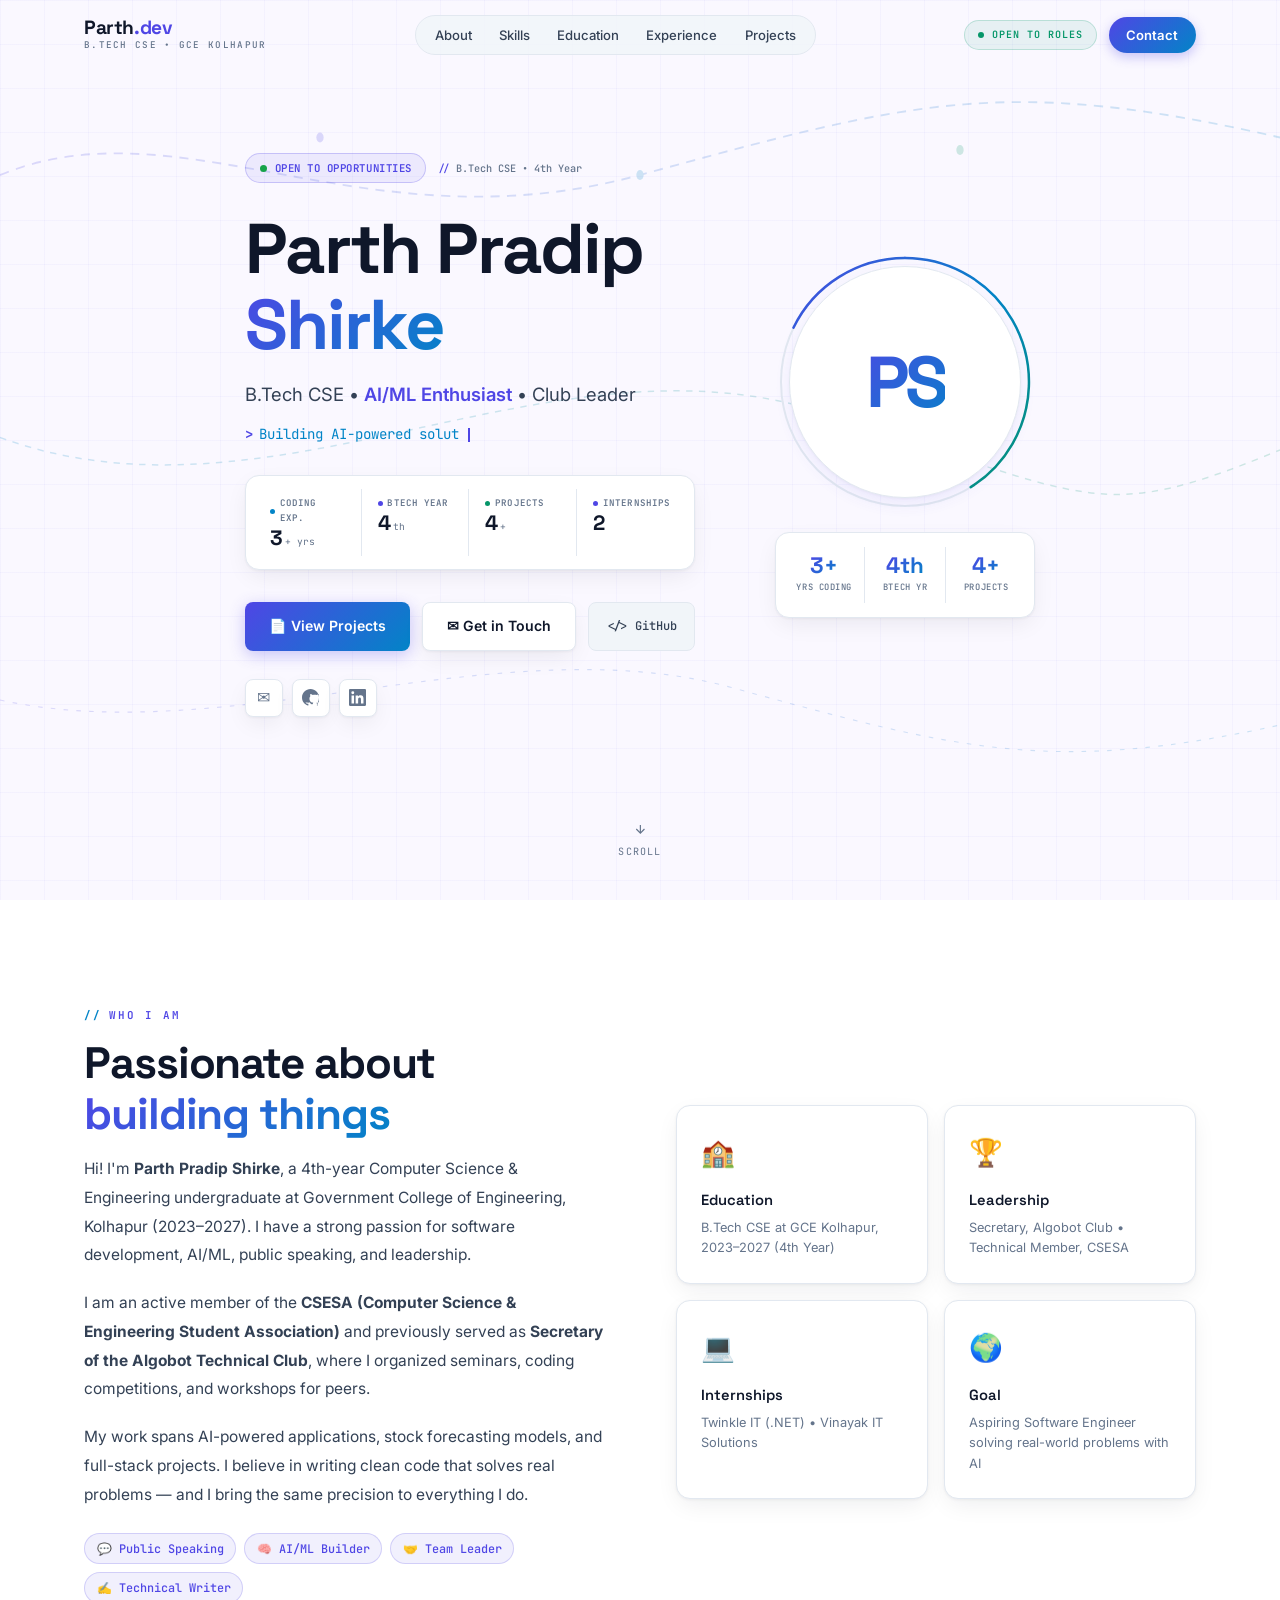
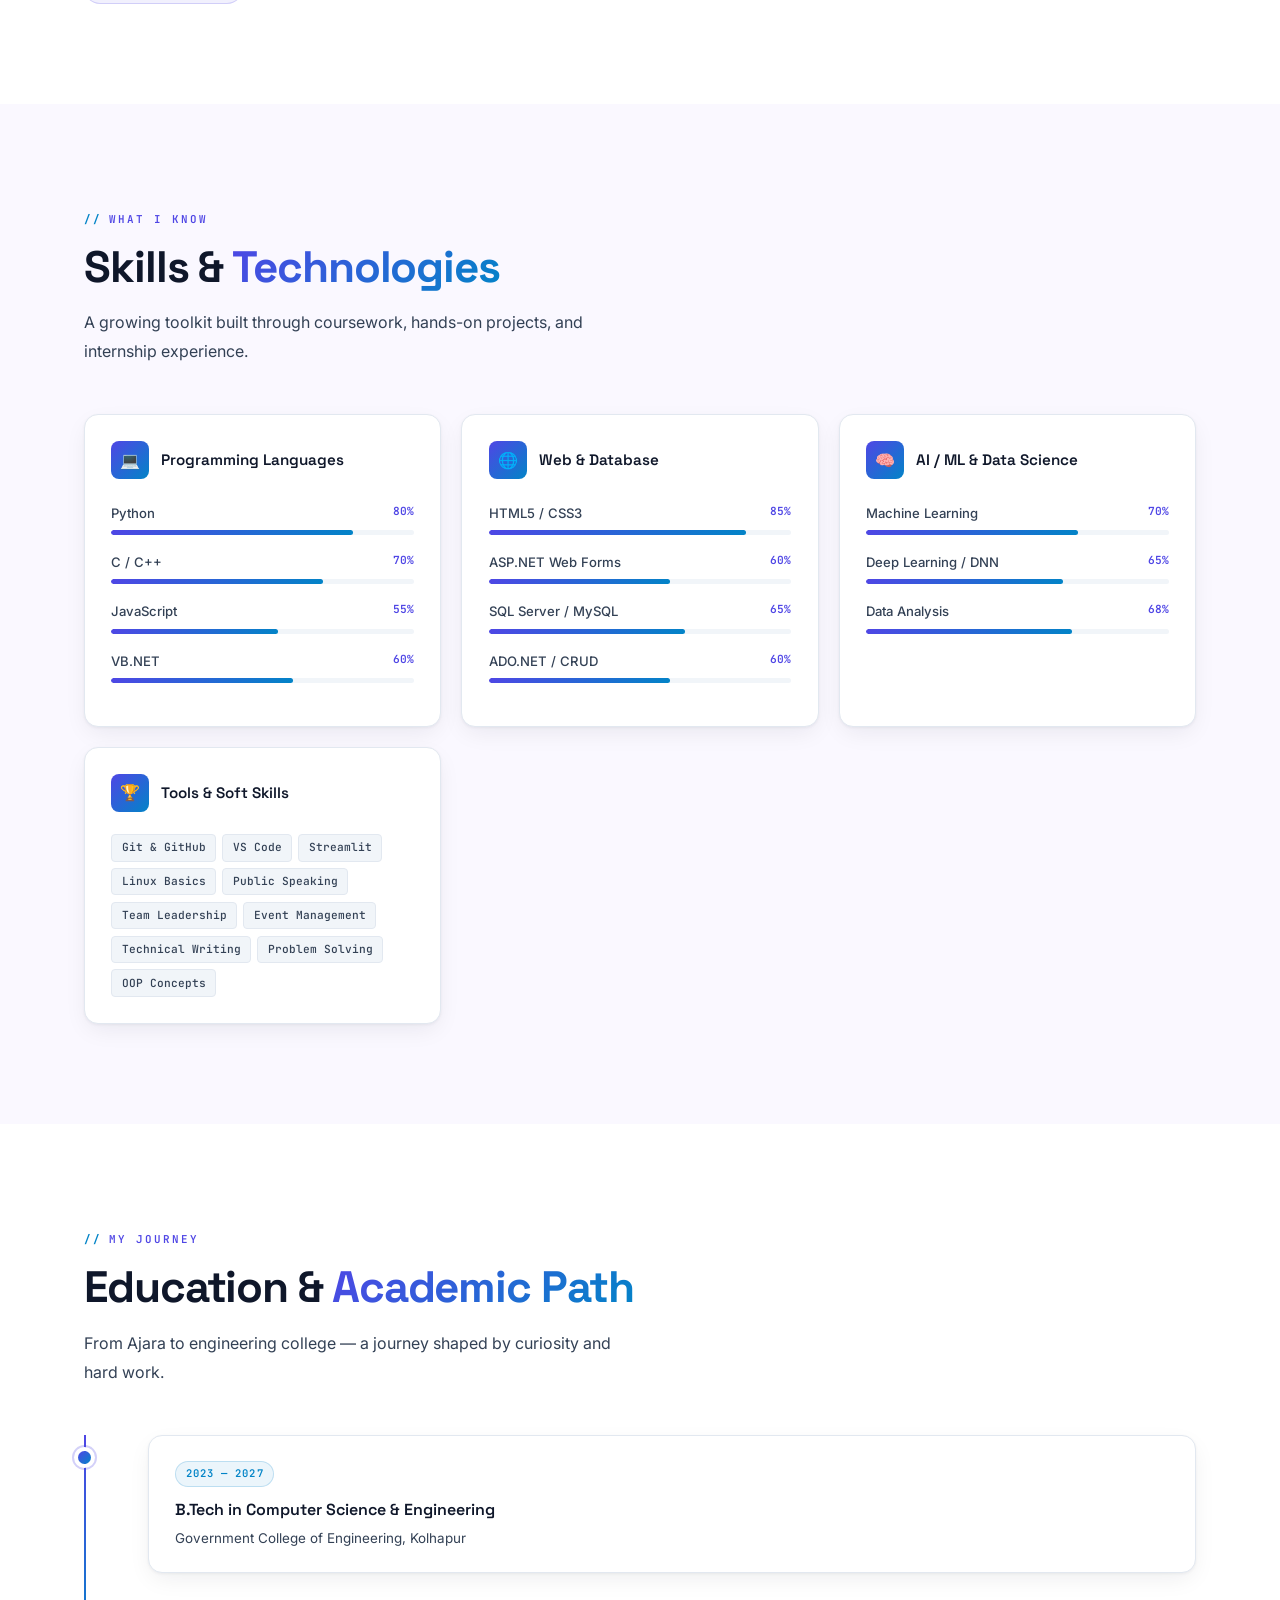
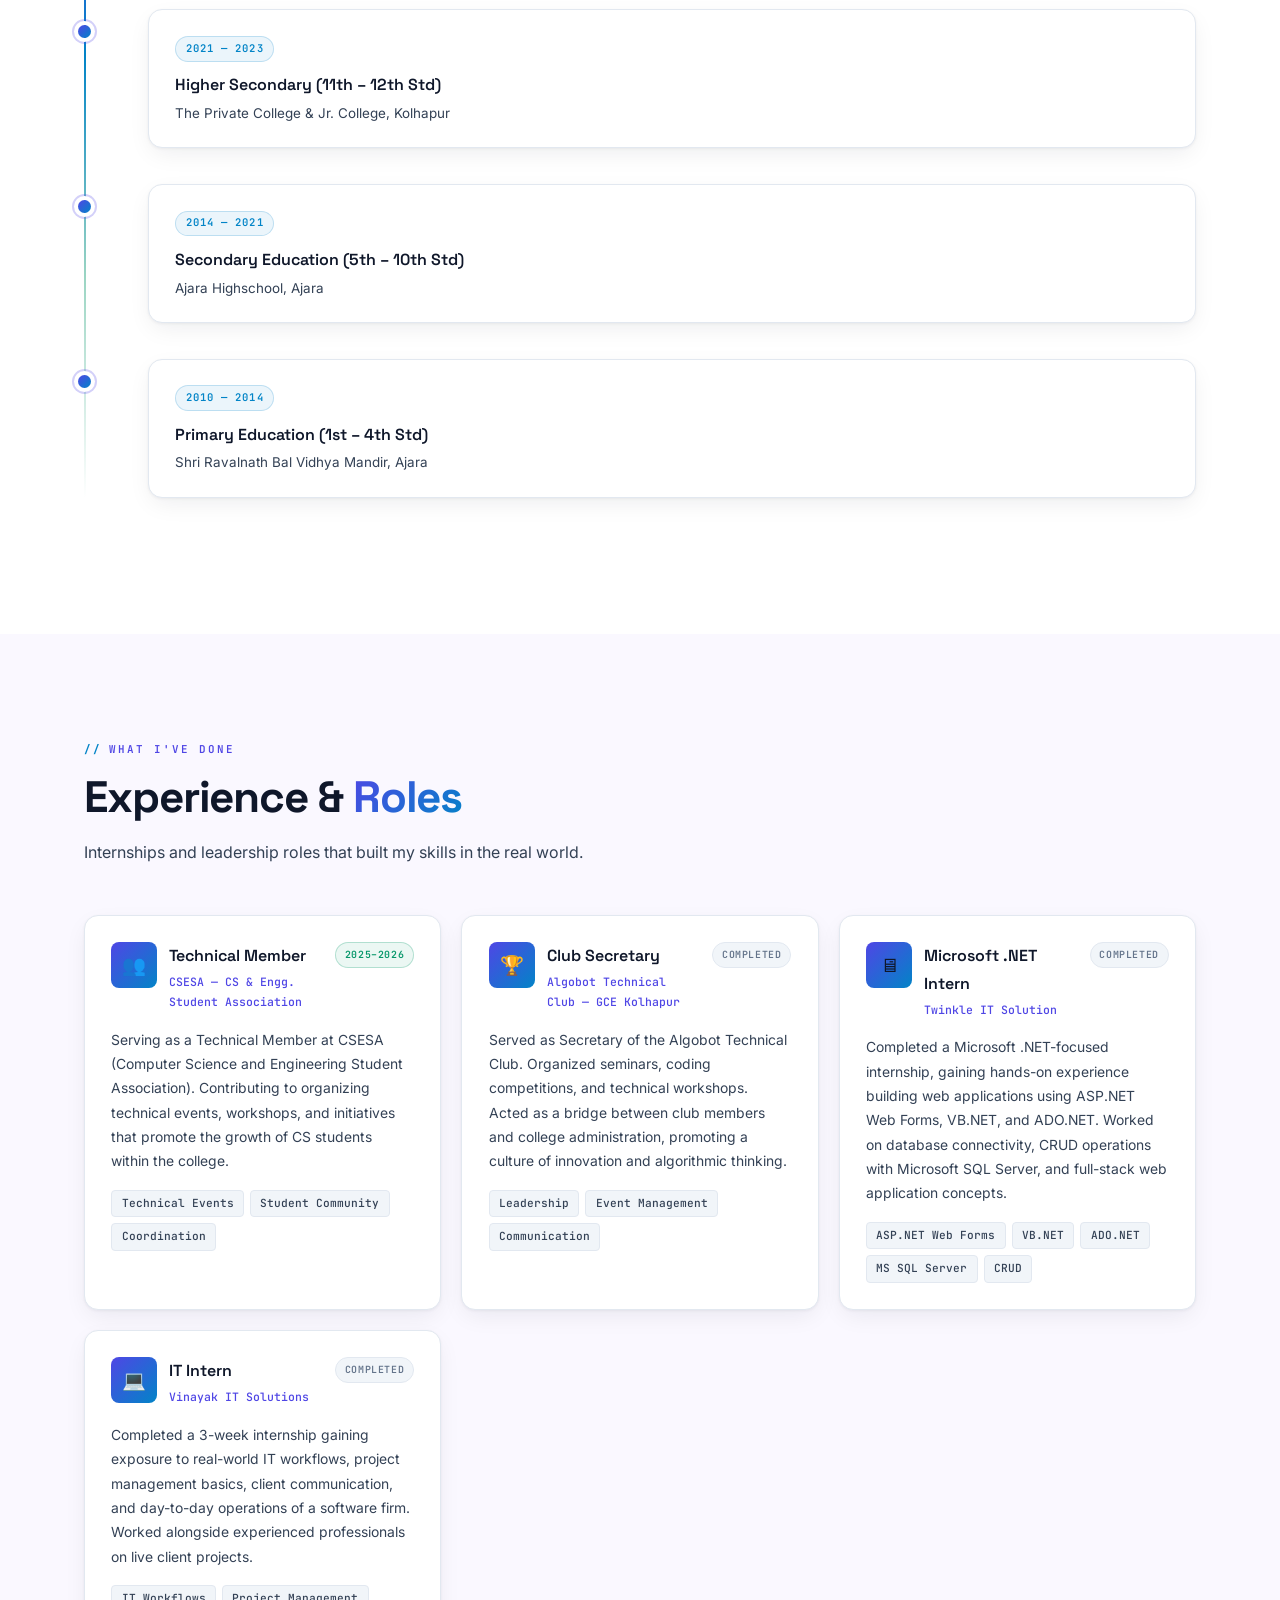
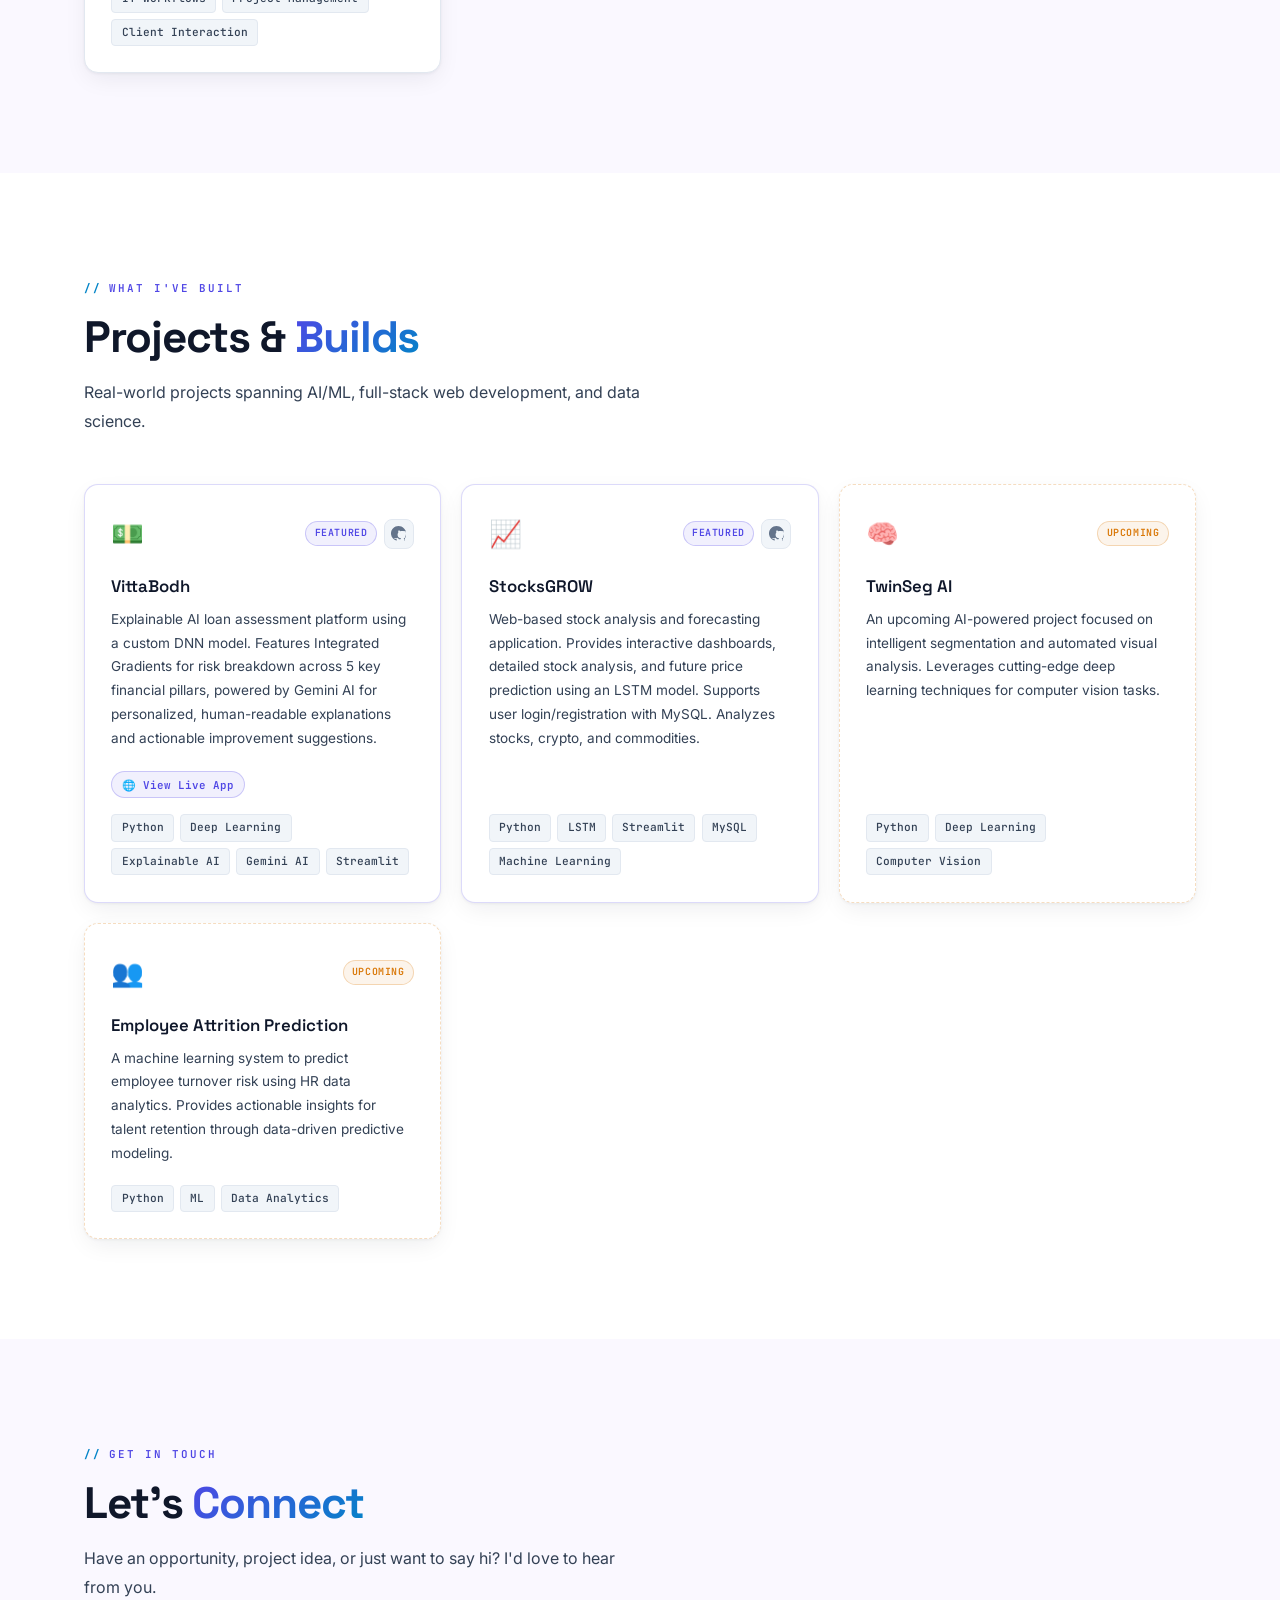
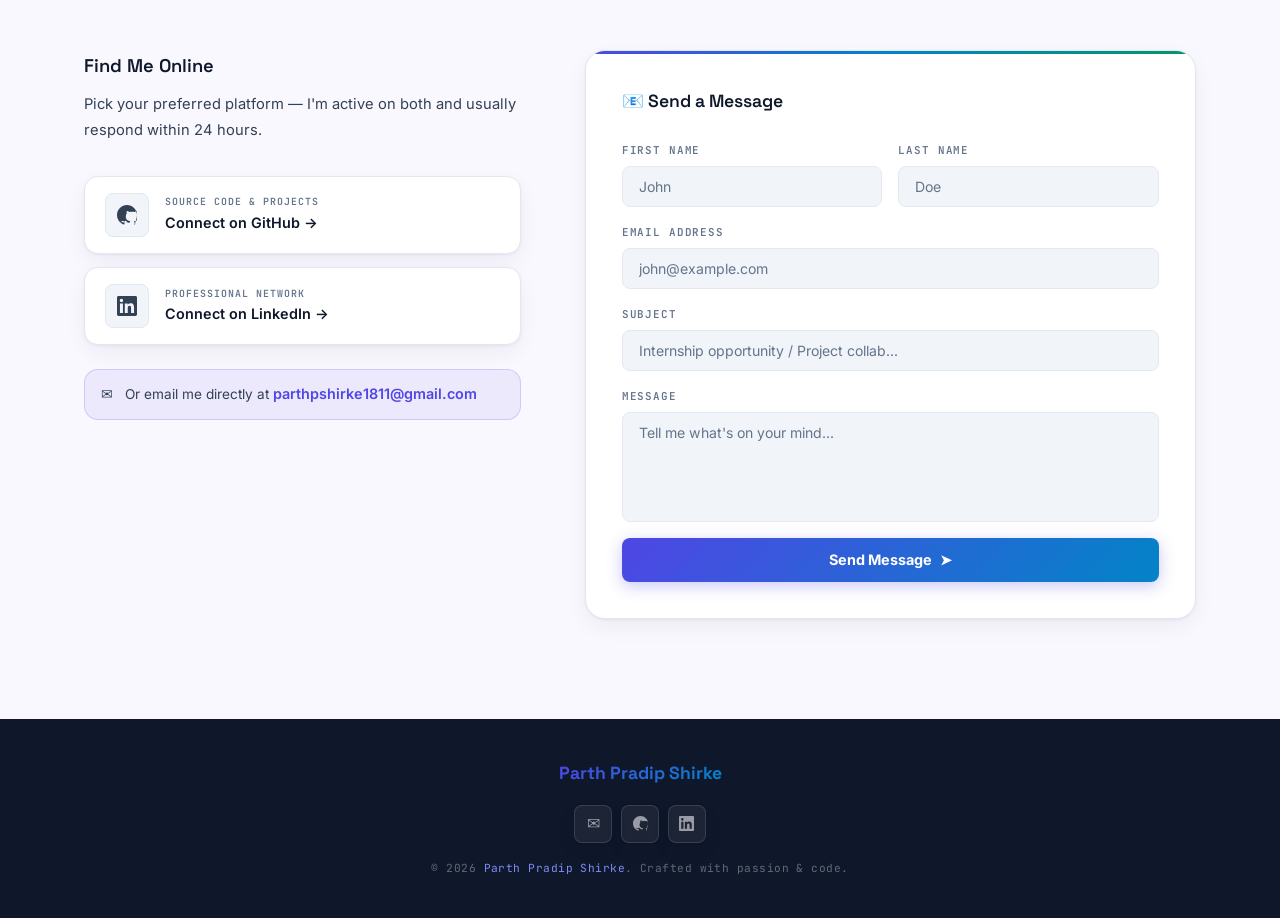
<file: index.html>
<!DOCTYPE html>
<html lang="en">
<head>
  <meta charset="UTF-8" />
  <meta name="viewport" content="width=device-width, initial-scale=1.0" />
  <title>Parth Shirke — CS Engineer &amp; Developer | parthshirke.com</title>
  <meta name="description" content="Portfolio of Parth Pradip Shirke — B.Tech CSE student at GCE Kolhapur, passionate about AI/ML, software development, and leadership. Technical Member at CSESA. Creator of VittaBodh, StocksGROW." />
  <meta name="keywords" content="Parth Shirke, portfolio, computer science, software developer, GCE Kolhapur, Algobot, CSESA, VittaBodh, StocksGROW, AI, ML, Python, machine learning" />
  <meta name="author" content="Parth Pradip Shirke" />
  <link rel="canonical" href="https://parthshirke.com/" />
  <meta property="og:title" content="Parth Shirke — CS Engineer &amp; Developer" />
  <meta property="og:description" content="B.Tech CSE (4th Year) | AI/ML Enthusiast | Creator of VittaBodh &amp; StocksGROW" />
  <meta property="og:type" content="website" />
  <meta property="og:url" content="https://parthshirke.com/" />
  <meta name="twitter:card" content="summary" />
  <link rel="preconnect" href="https://fonts.googleapis.com" />
  <link rel="preconnect" href="https://fonts.gstatic.com" crossorigin />
  <link href="https://fonts.googleapis.com/css2?family=Inter:wght@400;500;600;700;800&family=Space+Grotesk:wght@500;600;700&family=JetBrains+Mono:wght@400;500;600&display=swap" rel="stylesheet" />
  <link rel="stylesheet" href="style.css?v=3" />
</head>
<body>

  <!-- ========== NAVBAR ========== -->
  <nav id="navbar">
    <div class="container nav-inner">
      <a href="#hero" class="nav-logo">
        <span class="nav-logo-mark">Parth<span>.dev</span></span>
        <span class="nav-logo-sub">B.Tech CSE &bull; GCE Kolhapur</span>
      </a>

      <div class="nav-pill" id="navLinks">
        <ul class="nav-links">
          <li><a href="#about"      id="nav-about">About</a></li>
          <li><a href="#skills"     id="nav-skills">Skills</a></li>
          <li><a href="#education"  id="nav-education">Education</a></li>
          <li><a href="#experience" id="nav-experience">Experience</a></li>
          <li><a href="#projects"   id="nav-projects">Projects</a></li>
        </ul>
      </div>

      <div class="nav-right">
        <div class="nav-status">
          <span class="nav-status-dot"></span>
          Open to Roles
        </div>
        <a href="#contact" class="nav-cta" id="nav-contact">Contact</a>
        <button class="hamburger" id="hamburger" aria-label="Toggle navigation menu">
          <span></span><span></span><span></span>
        </button>
      </div>
    </div>
  </nav>

  <!-- ========== HERO ========== -->
  <section id="hero">

    <!-- SVG animated flow lines -->
    <svg class="hero-flow-svg" viewBox="0 0 1400 720" preserveAspectRatio="none" aria-hidden="true">
      <defs>
        <linearGradient id="flowGrad1" x1="0%" y1="0%" x2="100%" y2="0%">
          <stop offset="0%" stop-color="#4f46e5"/>
          <stop offset="100%" stop-color="#0284c7"/>
        </linearGradient>
        <linearGradient id="flowGrad2" x1="0%" y1="0%" x2="100%" y2="0%">
          <stop offset="0%" stop-color="#0284c7"/>
          <stop offset="100%" stop-color="#059669"/>
        </linearGradient>
      </defs>
      <path class="flow-path-1" d="M0,140 C200,80 400,200 700,140 S1100,60 1400,110"
        fill="none" stroke="url(#flowGrad1)" stroke-width="1.5"/>
      <path class="flow-path-2" d="M0,350 C300,430 600,260 900,330 S1200,420 1400,360"
        fill="none" stroke="url(#flowGrad2)" stroke-width="1.2"/>
      <path class="flow-path-3" d="M0,560 C250,600 550,500 800,550 S1150,620 1400,580"
        fill="none" stroke="url(#flowGrad1)" stroke-width="0.9"/>
      <!-- Animated dots -->
      <circle class="flow-dot"  cx="350" cy="110" r="4" fill="#4f46e5"/>
      <circle class="flow-dot-2" cx="700" cy="140" r="4" fill="#0284c7"/>
      <circle class="flow-dot-3" cx="1050" cy="120" r="4" fill="#059669"/>
    </svg>

    <div class="container hero-grid">
      <!-- Left: content -->
      <div class="hero-text">
        <div class="hero-meta-row">
          <div class="hero-badge">
            <span class="dot"></span>
            Open to Opportunities
          </div>
          <span class="hero-badge-track">B.Tech CSE &bull; 4th Year</span>
        </div>

        <h1 class="hero-name">
          Parth Pradip<br/>
          <span class="gradient-text">Shirke</span>
        </h1>

        <p class="hero-role">
          B.Tech CSE &bull; <span class="highlight">AI/ML Enthusiast</span> &bull; Club Leader
        </p>

        <!-- Typewriter -->
        <p class="hero-typewriter">
          <span class="typewriter-text" id="typewriterText"></span>
          <span class="typewriter-cursor"></span>
        </p>

        <!-- Telemetry panel -->
        <div class="hero-metrics">
          <div class="hero-metric">
            <span class="hero-metric-label">
              <span class="metric-dot cyan"></span>Coding Exp.
            </span>
            <span class="hero-metric-value">3<span class="unit">+ yrs</span></span>
          </div>
          <div class="hero-metric">
            <span class="hero-metric-label">
              <span class="metric-dot indigo"></span>BTech Year
            </span>
            <span class="hero-metric-value">4<span class="unit">th</span></span>
          </div>
          <div class="hero-metric">
            <span class="hero-metric-label">
              <span class="metric-dot emerald"></span>Projects
            </span>
            <span class="hero-metric-value">4<span class="unit">+</span></span>
          </div>
          <div class="hero-metric">
            <span class="hero-metric-label">
              <span class="metric-dot indigo"></span>Internships
            </span>
            <span class="hero-metric-value">2<span class="unit"></span></span>
          </div>
        </div>

        <div class="hero-btns">
          <a href="#projects" class="btn-primary">&#128196; View Projects</a>
          <a href="#contact"  class="btn-outline">&#9993; Get in Touch</a>
          <a href="https://github.com/Parth18Shirke" target="_blank" rel="noopener" class="btn-ghost">&lt;/&gt; GitHub</a>
        </div>

        <div class="hero-socials">
          <a href="mailto:parthpshirke1811@gmail.com" class="social-icon" title="Email" aria-label="Email">&#9993;</a>
          <a href="https://github.com/Parth18Shirke" target="_blank" rel="noopener" class="social-icon" title="GitHub" aria-label="GitHub">
            <svg width="17" height="17" viewBox="0 0 24 24" fill="currentColor"><path d="M12 0C5.37 0 0 5.37 0 12c0 5.3 3.438 9.8 8.205 11.385.6.113.82-.258.82-.577 0-.285-.01-1.04-.015-2.04-3.338.724-4.042-1.61-4.042-1.61C10.602 19.95 9.815 19.58 9.815 19.58c-1.089-.745.083-.729.083-.729 1.205.084 1.838 1.236 1.838 1.236 1.07 1.835 2.809 1.305 3.495.998.108-.776.417-1.305.76-1.605-2.665-.3-5.466-1.332-5.466-5.93 0-1.31.465-2.38 1.235-3.22-.135-.303-.54-1.523.105-3.176 0 0 1.005-.322 3.3 1.23.96-.267 1.98-.399 3-.405 1.02.006 2.04.138 3 .405 2.28-1.552 3.285-1.23 3.285-1.23.645 1.653.24 2.873.12 3.176.765.84 1.23 1.91 1.23 3.22 0 4.61-2.805 5.625-5.475 5.92.42.36.81 1.096.81 2.22 0 1.606-.015 2.896-.015 3.286 0 .315.21.69.825.57C20.565 21.795 24 17.295 24 12c0-6.63-5.37-12-12-12"/></svg>
          </a>
          <a href="https://www.linkedin.com/in/parth-shirke-700290289/" target="_blank" rel="noopener" class="social-icon" title="LinkedIn" aria-label="LinkedIn">
            <svg width="17" height="17" viewBox="0 0 24 24" fill="currentColor"><path d="M20.447 20.452h-3.554v-5.569c0-1.328-.027-3.037-1.852-3.037-1.853 0-2.136 1.445-2.136 2.939v5.667H9.351V9h3.414v1.561h.046c.477-.9 1.637-1.85 3.37-1.85 3.601 0 4.267 2.37 4.267 5.455v6.286zM5.337 7.433a2.062 2.062 0 01-2.063-2.065 2.064 2.064 0 112.063 2.065zm1.782 13.019H3.555V9h3.564v11.452zM22.225 0H1.771C.792 0 0 .774 0 1.729v20.542C0 23.227.792 24 1.771 24h20.451C23.2 24 24 23.227 24 22.271V1.729C24 .774 23.2 0 22.222 0h.003z"/></svg>
          </a>
        </div>
      </div>

      <!-- Right: initials avatar + stats -->
      <div class="hero-photo-wrap">
        <div class="hero-initials-wrap">
          <!-- Animated ring SVG -->
          <svg class="hero-ring-svg" viewBox="0 0 260 260" fill="none" aria-hidden="true">
            <circle class="ring-bg" cx="130" cy="130" r="124"/>
            <path class="ring-grad-path" d="M130,6 A124,124 0 1,1 129.9,6"
              stroke="url(#ringGrad)" stroke-width="3" stroke-linecap="round"/>
            <defs>
              <linearGradient id="ringGrad" x1="0%" y1="0%" x2="100%" y2="100%">
                <stop offset="0%"   stop-color="#4f46e5"/>
                <stop offset="50%"  stop-color="#0284c7"/>
                <stop offset="100%" stop-color="#059669"/>
              </linearGradient>
            </defs>
          </svg>
          <div class="hero-initials-box">
            <span class="hero-initials">PS</span>
          </div>
        </div>

        <!-- Stats panel -->
        <div class="hero-stats-panel">
          <div class="hero-stat">
            <span class="num" data-count="3">0</span>
            <span class="lbl">Yrs Coding</span>
          </div>
          <div class="hero-stat">
            <span class="num">4th</span>
            <span class="lbl">BTech Yr</span>
          </div>
          <div class="hero-stat">
            <span class="num" data-count="4">0</span>
            <span class="lbl">Projects</span>
          </div>
        </div>
      </div>
    </div>

    <div class="scroll-hint" aria-hidden="true">
      <svg width="14" height="14" viewBox="0 0 24 24" fill="none" stroke="currentColor" stroke-width="2"><path d="M12 5v14M5 12l7 7 7-7"/></svg>
      Scroll
    </div>
  </section>

  <!-- ========== ABOUT ========== -->
  <section id="about">
    <div class="container">
      <div class="about-grid">
        <div class="about-text fade-in">
          <span class="section-label">Who I Am</span>
          <h2 class="section-title">Passionate about <span class="gradient-text">building things</span></h2>
          <p>Hi! I'm <strong>Parth Pradip Shirke</strong>, a 4th-year Computer Science &amp; Engineering undergraduate at Government College of Engineering, Kolhapur (2023–2027). I have a strong passion for software development, AI/ML, public speaking, and leadership.</p>
          <p>I am an active member of the <strong>CSESA (Computer Science &amp; Engineering Student Association)</strong> and previously served as <strong>Secretary of the Algobot Technical Club</strong>, where I organized seminars, coding competitions, and workshops for peers.</p>
          <p>My work spans AI-powered applications, stock forecasting models, and full-stack projects. I believe in writing clean code that solves real problems — and I bring the same precision to everything I do.</p>
          <div class="about-chips">
            <span class="chip">&#128172; Public Speaking</span>
            <span class="chip">&#129504; AI/ML Builder</span>
            <span class="chip">&#129309; Team Leader</span>
            <span class="chip">&#9997; Technical Writer</span>
          </div>
        </div>

        <div class="about-cards fade-in fade-in-delay-1">
          <div class="about-card">
            <div class="about-card-icon">&#127979;</div>
            <h4>Education</h4>
            <p>B.Tech CSE at GCE Kolhapur, 2023–2027 (4th Year)</p>
          </div>
          <div class="about-card">
            <div class="about-card-icon">&#127942;</div>
            <h4>Leadership</h4>
            <p>Secretary, Algobot Club &bull; Technical Member, CSESA</p>
          </div>
          <div class="about-card">
            <div class="about-card-icon">&#128187;</div>
            <h4>Internships</h4>
            <p>Twinkle IT (.NET) &bull; Vinayak IT Solutions</p>
          </div>
          <div class="about-card">
            <div class="about-card-icon">&#127757;</div>
            <h4>Goal</h4>
            <p>Aspiring Software Engineer solving real-world problems with AI</p>
          </div>
        </div>
      </div>
    </div>
  </section>

  <!-- ========== SKILLS ========== -->
  <section id="skills">
    <div class="container">
      <div class="fade-in">
        <span class="section-label">What I Know</span>
        <h2 class="section-title">Skills &amp; <span class="gradient-text">Technologies</span></h2>
        <p class="section-desc">A growing toolkit built through coursework, hands-on projects, and internship experience.</p>
      </div>

      <div class="skills-categories">
        <div class="skill-category fade-in fade-in-delay-1">
          <div class="skill-cat-header">
            <div class="skill-cat-icon">&#128187;</div>
            <h3>Programming Languages</h3>
          </div>
          <div class="skill-item">
            <div class="skill-meta"><span class="skill-name">Python</span><span class="skill-pct">80%</span></div>
            <div class="skill-bar"><div class="skill-fill" data-width="80"></div></div>
          </div>
          <div class="skill-item">
            <div class="skill-meta"><span class="skill-name">C / C++</span><span class="skill-pct">70%</span></div>
            <div class="skill-bar"><div class="skill-fill" data-width="70"></div></div>
          </div>
          <div class="skill-item">
            <div class="skill-meta"><span class="skill-name">JavaScript</span><span class="skill-pct">55%</span></div>
            <div class="skill-bar"><div class="skill-fill" data-width="55"></div></div>
          </div>
          <div class="skill-item">
            <div class="skill-meta"><span class="skill-name">VB.NET</span><span class="skill-pct">60%</span></div>
            <div class="skill-bar"><div class="skill-fill" data-width="60"></div></div>
          </div>
        </div>

        <div class="skill-category fade-in fade-in-delay-2">
          <div class="skill-cat-header">
            <div class="skill-cat-icon">&#127760;</div>
            <h3>Web &amp; Database</h3>
          </div>
          <div class="skill-item">
            <div class="skill-meta"><span class="skill-name">HTML5 / CSS3</span><span class="skill-pct">85%</span></div>
            <div class="skill-bar"><div class="skill-fill" data-width="85"></div></div>
          </div>
          <div class="skill-item">
            <div class="skill-meta"><span class="skill-name">ASP.NET Web Forms</span><span class="skill-pct">60%</span></div>
            <div class="skill-bar"><div class="skill-fill" data-width="60"></div></div>
          </div>
          <div class="skill-item">
            <div class="skill-meta"><span class="skill-name">SQL Server / MySQL</span><span class="skill-pct">65%</span></div>
            <div class="skill-bar"><div class="skill-fill" data-width="65"></div></div>
          </div>
          <div class="skill-item">
            <div class="skill-meta"><span class="skill-name">ADO.NET / CRUD</span><span class="skill-pct">60%</span></div>
            <div class="skill-bar"><div class="skill-fill" data-width="60"></div></div>
          </div>
        </div>

        <div class="skill-category fade-in fade-in-delay-3">
          <div class="skill-cat-header">
            <div class="skill-cat-icon">&#129504;</div>
            <h3>AI / ML &amp; Data Science</h3>
          </div>
          <div class="skill-item">
            <div class="skill-meta"><span class="skill-name">Machine Learning</span><span class="skill-pct">70%</span></div>
            <div class="skill-bar"><div class="skill-fill" data-width="70"></div></div>
          </div>
          <div class="skill-item">
            <div class="skill-meta"><span class="skill-name">Deep Learning / DNN</span><span class="skill-pct">65%</span></div>
            <div class="skill-bar"><div class="skill-fill" data-width="65"></div></div>
          </div>
          <div class="skill-item">
            <div class="skill-meta"><span class="skill-name">Data Analysis</span><span class="skill-pct">68%</span></div>
            <div class="skill-bar"><div class="skill-fill" data-width="68"></div></div>
          </div>
        </div>

        <div class="skill-category fade-in fade-in-delay-4">
          <div class="skill-cat-header">
            <div class="skill-cat-icon">&#127942;</div>
            <h3>Tools &amp; Soft Skills</h3>
          </div>
          <div class="tech-tags">
            <span class="tech-tag">Git &amp; GitHub</span>
            <span class="tech-tag">VS Code</span>
            <span class="tech-tag">Streamlit</span>
            <span class="tech-tag">Linux Basics</span>
            <span class="tech-tag">Public Speaking</span>
            <span class="tech-tag">Team Leadership</span>
            <span class="tech-tag">Event Management</span>
            <span class="tech-tag">Technical Writing</span>
            <span class="tech-tag">Problem Solving</span>
            <span class="tech-tag">OOP Concepts</span>
          </div>
        </div>
      </div>
    </div>
  </section>

  <!-- ========== EDUCATION ========== -->
  <section id="education">
    <div class="container">
      <div class="fade-in">
        <span class="section-label">My Journey</span>
        <h2 class="section-title">Education &amp; <span class="gradient-text">Academic Path</span></h2>
        <p class="section-desc">From Ajara to engineering college — a journey shaped by curiosity and hard work.</p>
      </div>

      <div class="timeline">
        <div class="timeline-item">
          <div class="timeline-dot"></div>
          <div class="timeline-card">
            <span class="timeline-year">2023 — 2027</span>
            <h3>B.Tech in Computer Science &amp; Engineering</h3>
            <p class="institution">Government College of Engineering, Kolhapur</p>
          </div>
        </div>
        <div class="timeline-item">
          <div class="timeline-dot"></div>
          <div class="timeline-card">
            <span class="timeline-year">2021 — 2023</span>
            <h3>Higher Secondary (11th – 12th Std)</h3>
            <p class="institution">The Private College &amp; Jr. College, Kolhapur</p>
          </div>
        </div>
        <div class="timeline-item">
          <div class="timeline-dot"></div>
          <div class="timeline-card">
            <span class="timeline-year">2014 — 2021</span>
            <h3>Secondary Education (5th – 10th Std)</h3>
            <p class="institution">Ajara Highschool, Ajara</p>
          </div>
        </div>
        <div class="timeline-item">
          <div class="timeline-dot"></div>
          <div class="timeline-card">
            <span class="timeline-year">2010 — 2014</span>
            <h3>Primary Education (1st – 4th Std)</h3>
            <p class="institution">Shri Ravalnath Bal Vidhya Mandir, Ajara</p>
          </div>
        </div>
      </div>
    </div>
  </section>

  <!-- ========== EXPERIENCE ========== -->
  <section id="experience">
    <div class="container">
      <div class="fade-in">
        <span class="section-label">What I've Done</span>
        <h2 class="section-title">Experience &amp; <span class="gradient-text">Roles</span></h2>
        <p class="section-desc">Internships and leadership roles that built my skills in the real world.</p>
      </div>

      <div class="experience-grid">

        <!-- CSESA -->
        <div class="exp-card fade-in fade-in-delay-1">
          <div class="exp-header">
            <div style="display:flex;align-items:flex-start;gap:0.75rem;">
              <div class="exp-icon">&#128101;</div>
              <div class="exp-meta">
                <h3>Technical Member</h3>
                <div class="org">CSESA — CS &amp; Engg. Student Association</div>
              </div>
            </div>
            <span class="exp-badge badge-active">2025–2026</span>
          </div>
          <p>Serving as a Technical Member at CSESA (Computer Science and Engineering Student Association). Contributing to organizing technical events, workshops, and initiatives that promote the growth of CS students within the college.</p>
          <div class="exp-tags">
            <span class="tech-tag">Technical Events</span>
            <span class="tech-tag">Student Community</span>
            <span class="tech-tag">Coordination</span>
          </div>
        </div>

        <!-- Algobot Secretary -->
        <div class="exp-card fade-in fade-in-delay-2">
          <div class="exp-header">
            <div style="display:flex;align-items:flex-start;gap:0.75rem;">
              <div class="exp-icon">&#127942;</div>
              <div class="exp-meta">
                <h3>Club Secretary</h3>
                <div class="org">Algobot Technical Club — GCE Kolhapur</div>
              </div>
            </div>
            <span class="exp-badge badge-done">Completed</span>
          </div>
          <p>Served as Secretary of the Algobot Technical Club. Organized seminars, coding competitions, and technical workshops. Acted as a bridge between club members and college administration, promoting a culture of innovation and algorithmic thinking.</p>
          <div class="exp-tags">
            <span class="tech-tag">Leadership</span>
            <span class="tech-tag">Event Management</span>
            <span class="tech-tag">Communication</span>
          </div>
        </div>

        <!-- Twinkle IT -->
        <div class="exp-card fade-in fade-in-delay-3">
          <div class="exp-header">
            <div style="display:flex;align-items:flex-start;gap:0.75rem;">
              <div class="exp-icon">&#128421;</div>
              <div class="exp-meta">
                <h3>Microsoft .NET Intern</h3>
                <div class="org">Twinkle IT Solution</div>
              </div>
            </div>
            <span class="exp-badge badge-done">Completed</span>
          </div>
          <p>Completed a Microsoft .NET-focused internship, gaining hands-on experience building web applications using ASP.NET Web Forms, VB.NET, and ADO.NET. Worked on database connectivity, CRUD operations with Microsoft SQL Server, and full-stack web application concepts.</p>
          <div class="exp-tags">
            <span class="tech-tag">ASP.NET Web Forms</span>
            <span class="tech-tag">VB.NET</span>
            <span class="tech-tag">ADO.NET</span>
            <span class="tech-tag">MS SQL Server</span>
            <span class="tech-tag">CRUD</span>
          </div>
        </div>

        <!-- Vinayak IT -->
        <div class="exp-card fade-in fade-in-delay-4">
          <div class="exp-header">
            <div style="display:flex;align-items:flex-start;gap:0.75rem;">
              <div class="exp-icon">&#128187;</div>
              <div class="exp-meta">
                <h3>IT Intern</h3>
                <div class="org">Vinayak IT Solutions</div>
              </div>
            </div>
            <span class="exp-badge badge-done">Completed</span>
          </div>
          <p>Completed a 3-week internship gaining exposure to real-world IT workflows, project management basics, client communication, and day-to-day operations of a software firm. Worked alongside experienced professionals on live client projects.</p>
          <div class="exp-tags">
            <span class="tech-tag">IT Workflows</span>
            <span class="tech-tag">Project Management</span>
            <span class="tech-tag">Client Interaction</span>
          </div>
        </div>

      </div>
    </div>
  </section>

  <!-- ========== PROJECTS ========== -->
  <section id="projects">
    <div class="container">
      <div class="fade-in">
        <span class="section-label">What I've Built</span>
        <h2 class="section-title">Projects &amp; <span class="gradient-text">Builds</span></h2>
        <p class="section-desc">Real-world projects spanning AI/ML, full-stack web development, and data science.</p>
      </div>

      <div class="projects-grid">

        <!-- VittaBodh -->
        <div class="project-card featured fade-in fade-in-delay-1">
          <div class="project-top">
            <span class="project-icon">&#128181;</span>
            <div class="project-links">
              <span class="project-badge badge-featured">Featured</span>
              <a href="https://github.com/Parth18Shirke/Vittabodh" target="_blank" rel="noopener" class="project-link" title="View on GitHub" aria-label="VittaBodh on GitHub">
                <svg width="15" height="15" viewBox="0 0 24 24" fill="currentColor"><path d="M12 0C5.37 0 0 5.37 0 12c0 5.3 3.438 9.8 8.205 11.385.6.113.82-.258.82-.577 0-.285-.01-1.04-.015-2.04-3.338.724-4.042-1.61-4.042-1.61C10.602 19.95 9.815 19.58 9.815 19.58c-1.089-.745.083-.729.083-.729 1.205.084 1.838 1.236 1.838 1.236 1.07 1.835 2.809 1.305 3.495.998.108-.776.417-1.305.76-1.605-2.665-.3-5.466-1.332-5.466-5.93 0-1.31.465-2.38 1.235-3.22-.135-.303-.54-1.523.105-3.176 0 0 1.005-.322 3.3 1.23.96-.267 1.98-.399 3-.405 1.02.006 2.04.138 3 .405 2.28-1.552 3.285-1.23 3.285-1.23.645 1.653.24 2.873.12 3.176.765.84 1.23 1.91 1.23 3.22 0 4.61-2.805 5.625-5.475 5.92.42.36.81 1.096.81 2.22 0 1.606-.015 2.896-.015 3.286 0 .315.21.69.825.57C20.565 21.795 24 17.295 24 12c0-6.63-5.37-12-12-12"/></svg>
              </a>
            </div>
          </div>
          <h3>VittaBodh</h3>
          <p>Explainable AI loan assessment platform using a custom DNN model. Features Integrated Gradients for risk breakdown across 5 key financial pillars, powered by Gemini AI for personalized, human-readable explanations and actionable improvement suggestions.</p>
          <div style="margin-bottom:1rem;">
            <a href="https://github.com/Parth18Shirke/Vittabodh" target="_blank" rel="noopener" class="project-link-demo">
              &#127760; View Live App
            </a>
          </div>
          <div class="project-stack">
            <span class="tech-tag">Python</span>
            <span class="tech-tag">Deep Learning</span>
            <span class="tech-tag">Explainable AI</span>
            <span class="tech-tag">Gemini AI</span>
            <span class="tech-tag">Streamlit</span>
          </div>
        </div>

        <!-- StocksGROW -->
        <div class="project-card featured fade-in fade-in-delay-2">
          <div class="project-top">
            <span class="project-icon">&#128200;</span>
            <div class="project-links">
              <span class="project-badge badge-featured">Featured</span>
              <a href="https://github.com/Parth18Shirke/Stock-Price-Prediction-Model-STOCKSGROW-" target="_blank" rel="noopener" class="project-link" title="View on GitHub" aria-label="StocksGROW on GitHub">
                <svg width="15" height="15" viewBox="0 0 24 24" fill="currentColor"><path d="M12 0C5.37 0 0 5.37 0 12c0 5.3 3.438 9.8 8.205 11.385.6.113.82-.258.82-.577 0-.285-.01-1.04-.015-2.04-3.338.724-4.042-1.61-4.042-1.61C10.602 19.95 9.815 19.58 9.815 19.58c-1.089-.745.083-.729.083-.729 1.205.084 1.838 1.236 1.838 1.236 1.07 1.835 2.809 1.305 3.495.998.108-.776.417-1.305.76-1.605-2.665-.3-5.466-1.332-5.466-5.93 0-1.31.465-2.38 1.235-3.22-.135-.303-.54-1.523.105-3.176 0 0 1.005-.322 3.3 1.23.96-.267 1.98-.399 3-.405 1.02.006 2.04.138 3 .405 2.28-1.552 3.285-1.23 3.285-1.23.645 1.653.24 2.873.12 3.176.765.84 1.23 1.91 1.23 3.22 0 4.61-2.805 5.625-5.475 5.92.42.36.81 1.096.81 2.22 0 1.606-.015 2.896-.015 3.286 0 .315.21.69.825.57C20.565 21.795 24 17.295 24 12c0-6.63-5.37-12-12-12"/></svg>
              </a>
            </div>
          </div>
          <h3>StocksGROW</h3>
          <p>Web-based stock analysis and forecasting application. Provides interactive dashboards, detailed stock analysis, and future price prediction using an LSTM model. Supports user login/registration with MySQL. Analyzes stocks, crypto, and commodities.</p>
          <div class="project-stack">
            <span class="tech-tag">Python</span>
            <span class="tech-tag">LSTM</span>
            <span class="tech-tag">Streamlit</span>
            <span class="tech-tag">MySQL</span>
            <span class="tech-tag">Machine Learning</span>
          </div>
        </div>

        <!-- TwinSeg AI -->
        <div class="project-card upcoming fade-in fade-in-delay-3">
          <div class="project-top">
            <span class="project-icon">&#129504;</span>
            <span class="project-badge badge-upcoming">Upcoming</span>
          </div>
          <h3>TwinSeg AI</h3>
          <p>An upcoming AI-powered project focused on intelligent segmentation and automated visual analysis. Leverages cutting-edge deep learning techniques for computer vision tasks.</p>
          <div class="project-stack">
            <span class="tech-tag">Python</span>
            <span class="tech-tag">Deep Learning</span>
            <span class="tech-tag">Computer Vision</span>
          </div>
        </div>

        <!-- Employee Attrition -->
        <div class="project-card upcoming fade-in fade-in-delay-4">
          <div class="project-top">
            <span class="project-icon">&#128101;</span>
            <span class="project-badge badge-upcoming">Upcoming</span>
          </div>
          <h3>Employee Attrition Prediction</h3>
          <p>A machine learning system to predict employee turnover risk using HR data analytics. Provides actionable insights for talent retention through data-driven predictive modeling.</p>
          <div class="project-stack">
            <span class="tech-tag">Python</span>
            <span class="tech-tag">ML</span>
            <span class="tech-tag">Data Analytics</span>
          </div>
        </div>

      </div>
    </div>
  </section>

  <!-- ========== CONTACT ========== -->
  <section id="contact">
    <div class="container">
      <div class="fade-in">
        <span class="section-label">Get in Touch</span>
        <h2 class="section-title">Let's <span class="gradient-text">Connect</span></h2>
        <p class="section-desc">Have an opportunity, project idea, or just want to say hi? I'd love to hear from you.</p>
      </div>

      <div class="contact-grid">
        <!-- Left: social CTAs -->
        <div class="contact-info fade-in">
          <h3>Find Me Online</h3>
          <p>Pick your preferred platform — I'm active on both and usually respond within 24 hours.</p>

          <div class="contact-social-btns">
            <a href="https://github.com/Parth18Shirke" target="_blank" rel="noopener" class="contact-social-btn" id="cta-github">
              <div class="csb-icon">
                <svg width="20" height="20" viewBox="0 0 24 24" fill="currentColor"><path d="M12 0C5.37 0 0 5.37 0 12c0 5.3 3.438 9.8 8.205 11.385.6.113.82-.258.82-.577 0-.285-.01-1.04-.015-2.04-3.338.724-4.042-1.61-4.042-1.61C10.602 19.95 9.815 19.58 9.815 19.58c-1.089-.745.083-.729.083-.729 1.205.084 1.838 1.236 1.838 1.236 1.07 1.835 2.809 1.305 3.495.998.108-.776.417-1.305.76-1.605-2.665-.3-5.466-1.332-5.466-5.93 0-1.31.465-2.38 1.235-3.22-.135-.303-.54-1.523.105-3.176 0 0 1.005-.322 3.3 1.23.96-.267 1.98-.399 3-.405 1.02.006 2.04.138 3 .405 2.28-1.552 3.285-1.23 3.285-1.23.645 1.653.24 2.873.12 3.176.765.84 1.23 1.91 1.23 3.22 0 4.61-2.805 5.625-5.475 5.92.42.36.81 1.096.81 2.22 0 1.606-.015 2.896-.015 3.286 0 .315.21.69.825.57C20.565 21.795 24 17.295 24 12c0-6.63-5.37-12-12-12"/></svg>
              </div>
              <div class="csb-text">
                <span class="csb-label">Source Code &amp; Projects</span>
                <span class="csb-action">Connect on GitHub &#8594;</span>
              </div>
            </a>

            <a href="https://www.linkedin.com/in/parth-shirke-700290289/" target="_blank" rel="noopener" class="contact-social-btn" id="cta-linkedin">
              <div class="csb-icon">
                <svg width="20" height="20" viewBox="0 0 24 24" fill="currentColor"><path d="M20.447 20.452h-3.554v-5.569c0-1.328-.027-3.037-1.852-3.037-1.853 0-2.136 1.445-2.136 2.939v5.667H9.351V9h3.414v1.561h.046c.477-.9 1.637-1.85 3.37-1.85 3.601 0 4.267 2.37 4.267 5.455v6.286zM5.337 7.433a2.062 2.062 0 01-2.063-2.065 2.064 2.064 0 112.063 2.065zm1.782 13.019H3.555V9h3.564v11.452zM22.225 0H1.771C.792 0 0 .774 0 1.729v20.542C0 23.227.792 24 1.771 24h20.451C23.2 24 24 23.227 24 22.271V1.729C24 .774 23.2 0 22.222 0h.003z"/></svg>
              </div>
              <div class="csb-text">
                <span class="csb-label">Professional Network</span>
                <span class="csb-action">Connect on LinkedIn &#8594;</span>
              </div>
            </a>
          </div>

          <!-- Email row -->
          <div class="contact-email-row">
            <span>&#9993;</span>
            <span>Or email me directly at <a href="mailto:parthpshirke1811@gmail.com">parthpshirke1811@gmail.com</a></span>
          </div>
        </div>

        <!-- Right: Form -->
        <div class="contact-form fade-in fade-in-delay-2">
          <p class="contact-form-title">&#128231; Send a Message</p>
          <form id="contactForm" novalidate>
            <input type="hidden" name="access_key" value="425b96a9-2548-4bbf-8cb0-2512c20b373c">
            <input type="hidden" name="subject" value="New contact from parthshirke.com">
            <input type="checkbox" name="botcheck" style="display:none" tabindex="-1" aria-hidden="true">

            <div class="form-row">
              <div class="form-group">
                <label for="fname">First Name</label>
                <input type="text" id="fname" name="name" placeholder="John" required autocomplete="given-name"/>
              </div>
              <div class="form-group">
                <label for="lname">Last Name</label>
                <input type="text" id="lname" name="last_name" placeholder="Doe" autocomplete="family-name"/>
              </div>
            </div>
            <div class="form-group">
              <label for="femail">Email Address</label>
              <input type="email" id="femail" name="email" placeholder="john@example.com" required autocomplete="email"/>
            </div>
            <div class="form-group">
              <label for="fsubject">Subject</label>
              <input type="text" id="fsubject" name="message_subject" placeholder="Internship opportunity / Project collab..."/>
            </div>
            <div class="form-group">
              <label for="fmessage">Message</label>
              <textarea id="fmessage" name="message" rows="5" placeholder="Tell me what's on your mind..." required></textarea>
            </div>
            <button type="submit" class="form-submit" id="formSubmit">
              <span>Send Message</span>
              <span>&#10148;</span>
            </button>
            <div class="form-success" id="formSuccess">
              &#10003;&nbsp; Message delivered! I'll get back to you within 24 hours.
            </div>
            <div class="form-error-msg" id="formError"></div>
          </form>
        </div>
      </div>
    </div>
  </section>

  <!-- ========== FOOTER ========== -->
  <footer>
    <div class="container footer-inner">
      <div class="footer-brand">Parth Pradip Shirke</div>
      <div class="footer-socials">
        <a href="mailto:parthpshirke1811@gmail.com" class="social-icon" title="Email" aria-label="Email">&#9993;</a>
        <a href="https://github.com/Parth18Shirke" target="_blank" rel="noopener" class="social-icon" aria-label="GitHub">
          <svg width="15" height="15" viewBox="0 0 24 24" fill="currentColor"><path d="M12 0C5.37 0 0 5.37 0 12c0 5.3 3.438 9.8 8.205 11.385.6.113.82-.258.82-.577 0-.285-.01-1.04-.015-2.04-3.338.724-4.042-1.61-4.042-1.61C10.602 19.95 9.815 19.58 9.815 19.58c-1.089-.745.083-.729.083-.729 1.205.084 1.838 1.236 1.838 1.236 1.07 1.835 2.809 1.305 3.495.998.108-.776.417-1.305.76-1.605-2.665-.3-5.466-1.332-5.466-5.93 0-1.31.465-2.38 1.235-3.22-.135-.303-.54-1.523.105-3.176 0 0 1.005-.322 3.3 1.23.96-.267 1.98-.399 3-.405 1.02.006 2.04.138 3 .405 2.28-1.552 3.285-1.23 3.285-1.23.645 1.653.24 2.873.12 3.176.765.84 1.23 1.91 1.23 3.22 0 4.61-2.805 5.625-5.475 5.92.42.36.81 1.096.81 2.22 0 1.606-.015 2.896-.015 3.286 0 .315.21.69.825.57C20.565 21.795 24 17.295 24 12c0-6.63-5.37-12-12-12"/></svg>
        </a>
        <a href="https://www.linkedin.com/in/parth-shirke-700290289/" target="_blank" rel="noopener" class="social-icon" aria-label="LinkedIn">
          <svg width="15" height="15" viewBox="0 0 24 24" fill="currentColor"><path d="M20.447 20.452h-3.554v-5.569c0-1.328-.027-3.037-1.852-3.037-1.853 0-2.136 1.445-2.136 2.939v5.667H9.351V9h3.414v1.561h.046c.477-.9 1.637-1.85 3.37-1.85 3.601 0 4.267 2.37 4.267 5.455v6.286zM5.337 7.433a2.062 2.062 0 01-2.063-2.065 2.064 2.064 0 112.063 2.065zm1.782 13.019H3.555V9h3.564v11.452zM22.225 0H1.771C.792 0 0 .774 0 1.729v20.542C0 23.227.792 24 1.771 24h20.451C23.2 24 24 23.227 24 22.271V1.729C24 .774 23.2 0 22.222 0h.003z"/></svg>
        </a>
      </div>
      <p>&copy; 2026 <a href="#hero">Parth Pradip Shirke</a>. Crafted with passion &amp; code.</p>
    </div>
  </footer>

  <script src="script.js?v=3"></script>
</body>
</html>
</file>
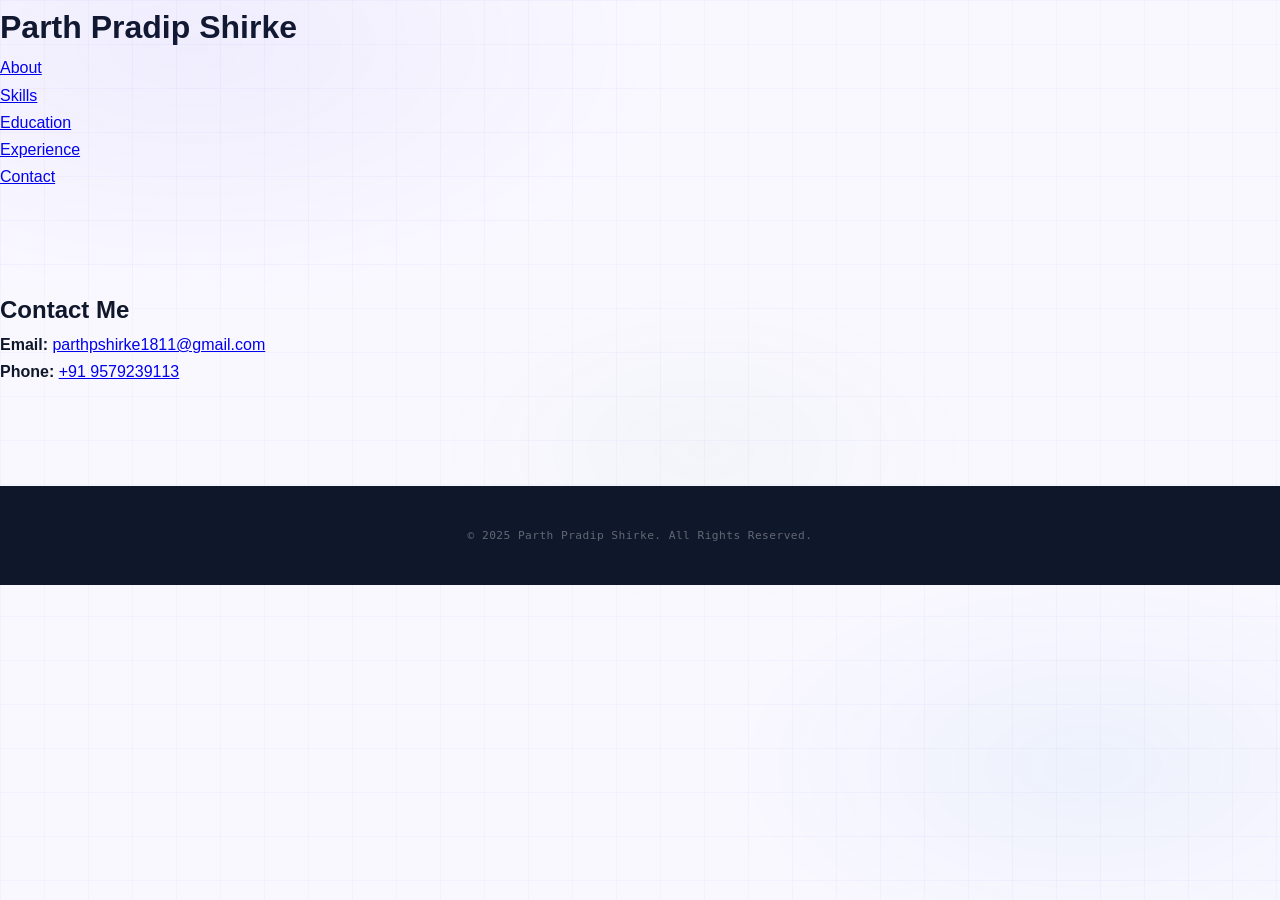
<file: contact.html>
<!DOCTYPE html>
<html lang="en">
<head>
  <meta charset="UTF-8" />
  <meta name="viewport" content="width=device-width, initial-scale=1.0" />
  <title>Contact | Parth Shirke</title>
  <link rel="stylesheet" href="style.css" />
</head>
<body>
  <header>
    <h1>Parth Pradip Shirke</h1>
  </header>
  <nav>
    <ul>
      <li><a href="index.html">About</a></li>
      <li><a href="skills.html">Skills</a></li>
      <li><a href="education.html">Education</a></li>
      <li><a href="experience.html">Experience</a></li>
      <li><a href="contact.html">Contact</a></li>
    </ul>
  </nav>
  <section>
    <h2>Contact Me</h2>
    <p><strong>Email:</strong> <a href="mailto:parthpshirke1811@gmail.com">parthpshirke1811@gmail.com</a></p>
    <p><strong>Phone:</strong> <a href="tel:+919579239113">+91 9579239113</a></p>
  </section>
  <footer>
    <p>&copy; 2025 Parth Pradip Shirke. All Rights Reserved.</p>
  </footer>
</body>
</html>
</file>
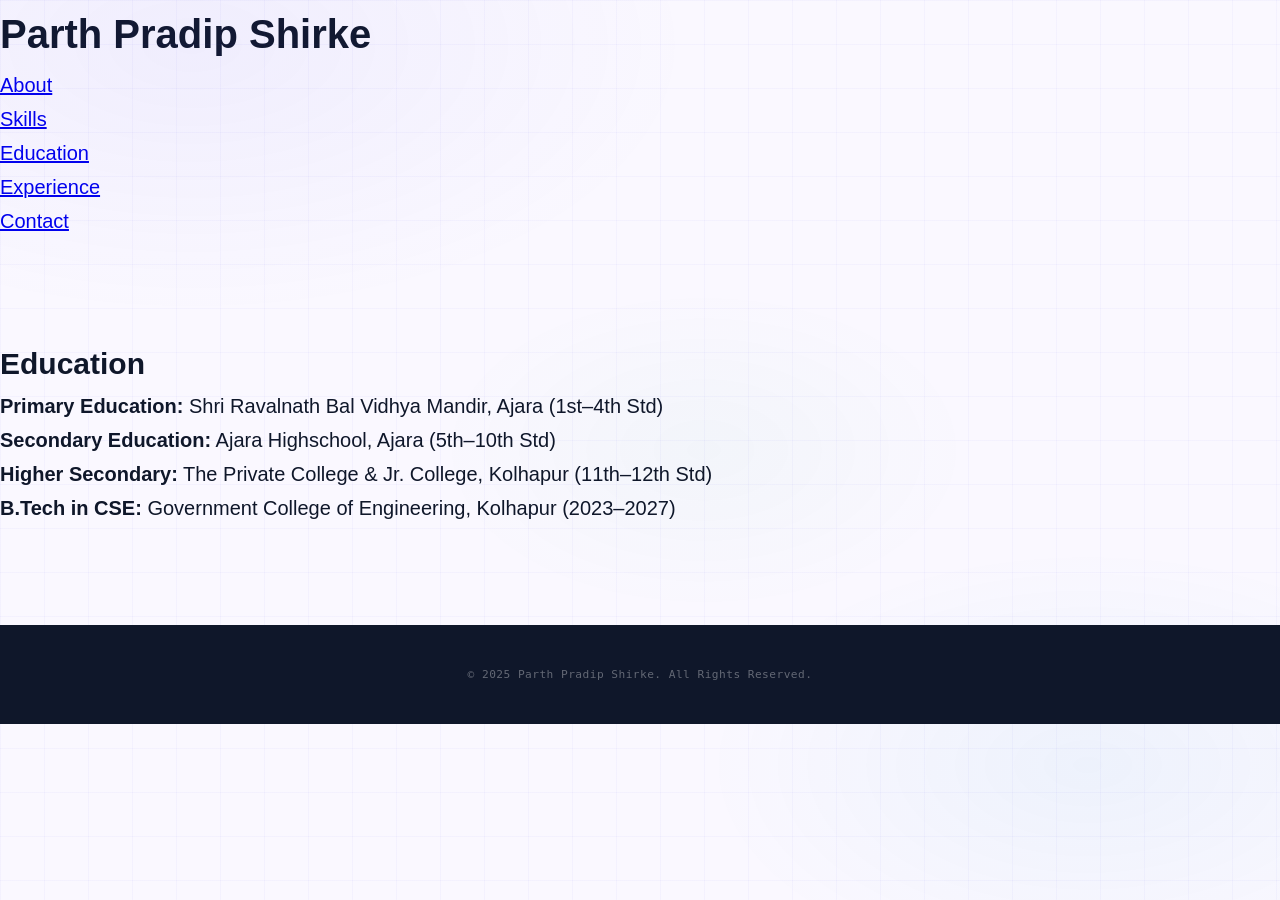
<file: education.html>
<!DOCTYPE html>
<html lang="en">
<head>
  <meta charset="UTF-8" />
  <meta name="viewport" content="width=device-width, initial-scale=1.0" />
  <title>Education | Parth Shirke</title>
  <link rel="stylesheet" href="style.css" />
  <style>
    body {
        font-size: 20px;
    }
  </style>
</head>
<body>
  <header>
    <h1>Parth Pradip Shirke</h1>
  </header>
  <nav>
    <ul>
      <li><a href="index.html">About</a></li>
      <li><a href="skills.html">Skills</a></li>
      <li><a href="education.html">Education</a></li>
      <li><a href="experience.html">Experience</a></li>
      <li><a href="contact.html">Contact</a></li>
    </ul>
  </nav>
  <section>
    <h2>Education</h2>
    <ul>
      <li><strong>Primary Education:</strong> Shri Ravalnath Bal Vidhya Mandir, Ajara (1st–4th Std)</li>
      <li><strong>Secondary Education:</strong> Ajara Highschool, Ajara (5th–10th Std)</li>
      <li><strong>Higher Secondary:</strong> The Private College & Jr. College, Kolhapur (11th–12th Std)</li>
      <li><strong>B.Tech in CSE:</strong> Government College of Engineering, Kolhapur (2023–2027)</li>
    </ul>
  </section>
  <footer>
    <p>&copy; 2025 Parth Pradip Shirke. All Rights Reserved.</p>
  </footer>
</body>
</html>
</file>
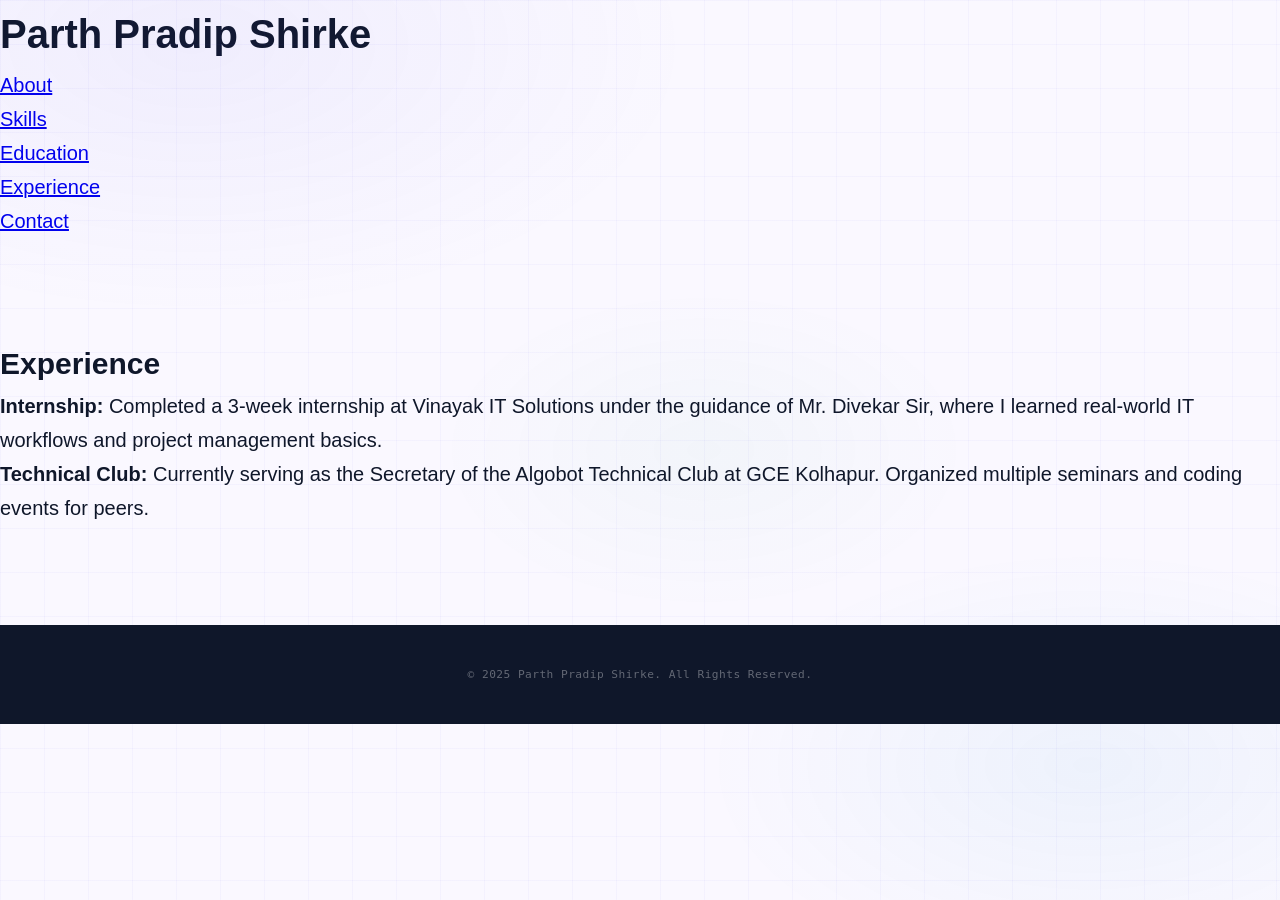
<file: experience.html>
<!DOCTYPE html>
<html lang="en">
<head>
  <meta charset="UTF-8" />
  <meta name="viewport" content="width=device-width, initial-scale=1.0" />
  <title>Experience | Parth Shirke</title>
  <link rel="stylesheet" href="style.css" />
  <style>
    body {
        font-size: 20px;
    }
  </style>
</head>
<body>
  <header>
    <h1>Parth Pradip Shirke</h1>
  </header>
  <nav>
    <ul>
      <li><a href="index.html">About</a></li>
      <li><a href="skills.html">Skills</a></li>
      <li><a href="education.html">Education</a></li>
      <li><a href="experience.html">Experience</a></li>
      <li><a href="contact.html">Contact</a></li>
    </ul>
  </nav>
  <section>
    <h2>Experience</h2>
    <ul>
      <li><strong>Internship:</strong> Completed a 3-week internship at Vinayak IT Solutions under the guidance of Mr. Divekar Sir, where I learned real-world IT workflows and project management basics.</li>
      <li><strong>Technical Club:</strong> Currently serving as the Secretary of the Algobot Technical Club at GCE Kolhapur. Organized multiple seminars and coding events for peers.</li>
    </ul>
  </section>
  <footer>
    <p>&copy; 2025 Parth Pradip Shirke. All Rights Reserved.</p>
  </footer>
</body>
</html>
</file>
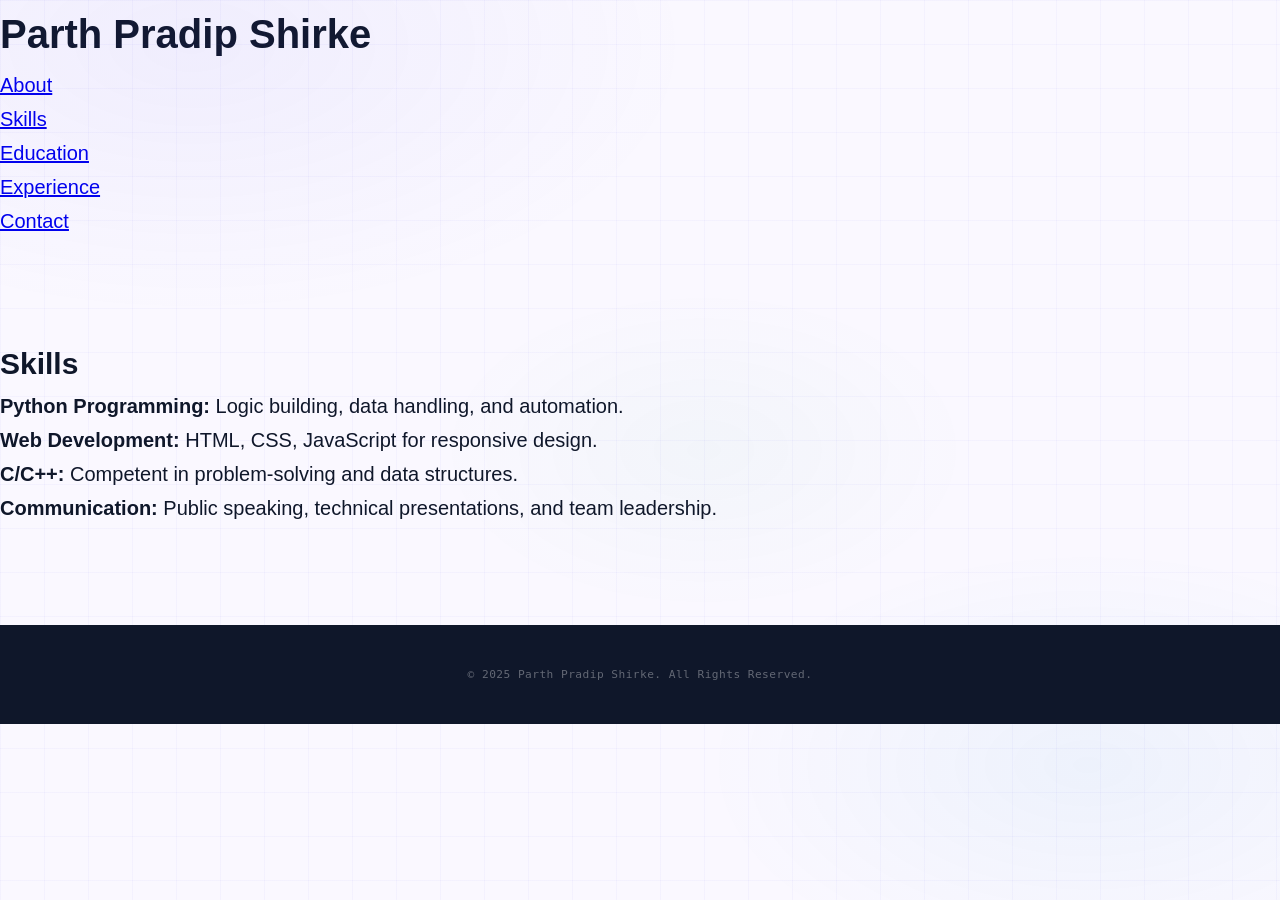
<file: skills.html>
<!DOCTYPE html>
<html lang="en">
<head>
  <meta charset="UTF-8" />
  <meta name="viewport" content="width=device-width, initial-scale=1.0" />
  <title>Skills | Parth Shirke</title>
  <link rel="stylesheet" href="style.css" />
  <style>
    body {
        font-size: 20px;
    }
  </style>
</head>
<body>
  <header>
    <h1>Parth Pradip Shirke</h1>
  </header>
  <nav>
    <ul>
      <li><a href="index.html">About</a></li>
      <li><a href="skills.html">Skills</a></li>
      <li><a href="education.html">Education</a></li>
      <li><a href="experience.html">Experience</a></li>
      <li><a href="contact.html">Contact</a></li>
    </ul>
  </nav>
  <section>
    <h2>Skills</h2>
    <ul>
      <li><strong>Python Programming:</strong> Logic building, data handling, and automation.</li>
      <li><strong>Web Development:</strong> HTML, CSS, JavaScript for responsive design.</li>
      <li><strong>C/C++:</strong> Competent in problem-solving and data structures.</li>
      <li><strong>Communication:</strong> Public speaking, technical presentations, and team leadership.</li>
    </ul>
  </section>
  <footer>
    <p>&copy; 2025 Parth Pradip Shirke. All Rights Reserved.</p>
  </footer>
</body>
</html>
</file>
<file: style.css>
/* ===========================
   RESET & BASE
=========================== */
*, *::before, *::after { margin: 0; padding: 0; box-sizing: border-box; }

:root {
  /* Light surface palette */
  --bg-deep:        #faf8ff;
  --bg-surface:     #ffffff;
  --bg-card:        #ffffff;
  --bg-card-hover:  #f8fafc;
  --bg-well:        #f1f5f9;
  --border:         #e2e8f0;
  --border-hover:   #a5b4fc;

  /* Brand accents */
  --primary:        #4f46e5;
  --primary-light:  #6366f1;
  --primary-dim:    rgba(79,70,229,0.08);
  --cyan:           #0284c7;
  --cyan-dim:       rgba(2,132,199,0.08);
  --emerald:        #059669;
  --emerald-dim:    rgba(5,150,105,0.08);
  --amber:          #d97706;

  --grad:           linear-gradient(135deg, #4f46e5, #0284c7);
  --grad-text:      linear-gradient(135deg, #4f46e5, #0284c7);
  --grad-tricolor:  linear-gradient(90deg, #4f46e5, #0284c7, #059669);

  /* Typography */
  --text-primary:   #0f172a;
  --text-secondary: #334155;
  --text-muted:     #64748b;

  /* Tokens */
  --nav-height:  70px;
  --radius-xs:   4px;
  --radius-sm:   8px;
  --radius-md:   14px;
  --radius-lg:   20px;
  --radius-full: 9999px;

  --shadow-card:    0 1px 3px rgba(15,23,42,0.05), 0 8px 24px -4px rgba(15,23,42,0.08);
  --shadow-glow:    0 12px 32px -6px rgba(79,70,229,0.16), 0 2px 6px rgba(15,23,42,0.04);
  --shadow-glow-sm: 0 6px 18px -3px rgba(79,70,229,0.12), 0 1px 3px rgba(15,23,42,0.04);
  --transition:     all 0.28s cubic-bezier(0.4,0,0.2,1);
}

html { scroll-behavior: smooth; scroll-padding-top: var(--nav-height); }

body {
  font-family: "Inter", "Segoe UI", sans-serif;
  background: var(--bg-deep);
  color: var(--text-primary);
  line-height: 1.7;
  overflow-x: hidden;
}

::-webkit-scrollbar { width: 5px; }
::-webkit-scrollbar-track { background: #f1f5f9; }
::-webkit-scrollbar-thumb { background: linear-gradient(to bottom, #4f46e5, #0284c7); border-radius: 3px; }

/* ── Helpers ── */
.gradient-text {
  background: var(--grad-text);
  -webkit-background-clip: text;
  -webkit-text-fill-color: transparent;
  background-clip: text;
}

.section-label {
  display: inline-flex;
  align-items: center;
  gap: 0.45rem;
  font-family: "JetBrains Mono", monospace;
  font-size: 0.68rem;
  font-weight: 600;
  letter-spacing: 0.18em;
  text-transform: uppercase;
  color: var(--primary);
  margin-bottom: 0.85rem;
}
.section-label::before { content: "//"; color: var(--cyan); font-weight: 700; }

.section-title {
  font-family: "Space Grotesk", "Inter", sans-serif;
  font-size: clamp(1.85rem, 4vw, 2.75rem);
  font-weight: 700;
  color: var(--text-primary);
  margin-bottom: 1rem;
  letter-spacing: -0.025em;
  line-height: 1.15;
}

.section-desc { font-size: 1rem; color: var(--text-secondary); max-width: 560px; line-height: 1.8; }

.container { max-width: 1160px; margin: 0 auto; padding: 0 1.5rem; }

section { padding: 100px 0; position: relative; }

/* Alternating section backgrounds */
#about, #education, #projects { background: var(--bg-surface); }
#hero, #skills, #experience, #contact { background: var(--bg-deep); }

/* Subtle ambient blobs */
body::before {
  content: "";
  position: fixed; inset: 0;
  background:
    radial-gradient(ellipse 65% 50% at 15% 5%,  rgba(79,70,229,0.06) 0%, transparent 60%),
    radial-gradient(ellipse 50% 40% at 85% 85%, rgba(2,132,199,0.05) 0%, transparent 60%),
    radial-gradient(ellipse 35% 30% at 55% 50%, rgba(5,150,105,0.03) 0%, transparent 60%);
  pointer-events: none;
  z-index: 0;
}

/* Quantum grid */
body::after {
  content: "";
  position: fixed; inset: 0;
  background-image:
    linear-gradient(to right,  rgba(79,70,229,0.035) 1px, transparent 1px),
    linear-gradient(to bottom, rgba(79,70,229,0.035) 1px, transparent 1px);
  background-size: 44px 44px;
  pointer-events: none;
  z-index: 0;
}

/* ===================== NAVBAR ===================== */
#navbar {
  position: fixed;
  top: 0; left: 0; right: 0;
  height: var(--nav-height);
  z-index: 1000;
  transition: var(--transition);
}

#navbar.scrolled {
  background: rgba(250,248,255,0.92);
  backdrop-filter: blur(20px);
  -webkit-backdrop-filter: blur(20px);
  border-bottom: 1px solid var(--border);
  box-shadow: 0 2px 16px rgba(15,23,42,0.06);
}

.nav-inner { display: flex; align-items: center; justify-content: space-between; height: 100%; }

.nav-logo { display: flex; flex-direction: column; text-decoration: none; }
.nav-logo-mark {
  font-family: "Space Grotesk", sans-serif;
  font-size: 1.2rem; font-weight: 700;
  letter-spacing: -0.02em;
  color: var(--text-primary); line-height: 1.1;
}
.nav-logo-mark span { color: var(--primary); }
.nav-logo-sub {
  font-family: "JetBrains Mono", monospace;
  font-size: 0.58rem; letter-spacing: 0.14em;
  text-transform: uppercase; color: var(--text-muted); font-weight: 500;
}

/* Pill container */
.nav-pill {
  display: flex; align-items: center; gap: 0.2rem;
  padding: 0.35rem;
  background: rgba(241,245,249,0.8);
  border: 1px solid var(--border);
  border-radius: var(--radius-full);
}
.nav-links { display: flex; list-style: none; gap: 0; }
.nav-links a {
  color: var(--text-secondary);
  text-decoration: none;
  font-size: 0.82rem; font-weight: 500;
  padding: 0.38rem 0.85rem;
  border-radius: var(--radius-full);
  transition: var(--transition);
  white-space: nowrap;
}
.nav-links a:hover { color: var(--text-primary); background: var(--bg-surface); }
.nav-links a.active { color: var(--primary); background: var(--bg-surface); font-weight: 600; box-shadow: var(--shadow-card); }

.nav-right { display: flex; align-items: center; gap: 0.75rem; }

.nav-status {
  display: flex; align-items: center; gap: 0.5rem;
  padding: 0.32rem 0.8rem;
  background: var(--emerald-dim);
  border: 1px solid rgba(5,150,105,0.2);
  border-radius: var(--radius-full);
  font-family: "JetBrains Mono", monospace;
  font-size: 0.63rem; font-weight: 600;
  color: var(--emerald); text-transform: uppercase; letter-spacing: 0.1em;
}
.nav-status-dot {
  width: 6px; height: 6px;
  background: var(--emerald); border-radius: 50%;
  animation: pulse-dot 2s infinite;
}

.nav-cta {
  background: var(--grad);
  color: #fff; text-decoration: none;
  padding: 0.42rem 1.1rem;
  border-radius: var(--radius-full);
  font-size: 0.82rem; font-weight: 600;
  transition: var(--transition);
  box-shadow: 0 4px 12px rgba(79,70,229,0.3);
  -webkit-text-fill-color: #fff;
}
.nav-cta:hover { opacity: 0.9; transform: translateY(-1px); box-shadow: 0 6px 18px rgba(79,70,229,0.45); }

.hamburger {
  display: none; flex-direction: column; gap: 5px;
  cursor: pointer; padding: 4px; background: none; border: none;
}
.hamburger span {
  display: block; width: 22px; height: 2px;
  background: var(--text-primary); border-radius: 2px;
  transition: var(--transition);
}
.hamburger.open span:nth-child(1) { transform: translateY(7px) rotate(45deg); }
.hamburger.open span:nth-child(2) { opacity: 0; }
.hamburger.open span:nth-child(3) { transform: translateY(-7px) rotate(-45deg); }

/* ===================== HERO ===================== */
#hero {
  min-height: 100vh;
  display: flex; align-items: center;
  padding-top: var(--nav-height);
  position: relative; overflow: hidden;
}

/* Animated SVG flow lines */
.hero-flow-svg {
  position: absolute; inset: 0;
  width: 100%; height: 100%;
  pointer-events: none; opacity: 0.18;
}

@keyframes flow-dash {
  0% { stroke-dashoffset: 400; }
  100% { stroke-dashoffset: 0; }
}
@keyframes flow-dash-rev {
  0% { stroke-dashoffset: 0; }
  100% { stroke-dashoffset: 400; }
}
@keyframes ping-slow {
  0%   { r: 3; opacity: 0.9; }
  50%  { r: 7; opacity: 0.2; }
  100% { r: 3; opacity: 0.9; }
}

.flow-path-1 { stroke-dasharray: 10 8; animation: flow-dash 4s linear infinite; }
.flow-path-2 { stroke-dasharray: 7 7; animation: flow-dash-rev 3s linear infinite; }
.flow-path-3 { stroke-dasharray: 5 9; animation: flow-dash 5s linear infinite; }
.flow-dot    { animation: ping-slow 2.5s ease-in-out infinite; }
.flow-dot-2  { animation: ping-slow 2.5s ease-in-out 0.8s infinite; }
.flow-dot-3  { animation: ping-slow 2.5s ease-in-out 1.6s infinite; }

.hero-grid {
  display: grid;
  grid-template-columns: 1fr auto;
  gap: 5rem; align-items: center;
  position: relative; z-index: 1;
}

.hero-meta-row {
  display: flex; align-items: center; gap: 0.75rem;
  flex-wrap: wrap; margin-bottom: 1.75rem;
}

.hero-badge {
  display: inline-flex; align-items: center; gap: 0.5rem;
  background: var(--primary-dim);
  border: 1px solid rgba(79,70,229,0.25);
  border-radius: var(--radius-full);
  padding: 0.3rem 0.85rem;
  font-family: "JetBrains Mono", monospace;
  font-size: 0.67rem; color: var(--primary);
  font-weight: 600; letter-spacing: 0.05em; text-transform: uppercase;
}
.hero-badge-track {
  font-family: "JetBrains Mono", monospace;
  font-size: 0.64rem; color: var(--text-muted); font-weight: 500;
}
.hero-badge-track::before { content: "// "; color: var(--primary); }

.dot {
  width: 7px; height: 7px; background: #16a34a;
  border-radius: 50%; animation: pulse-dot 2s infinite; flex-shrink: 0;
}
@keyframes pulse-dot {
  0%, 100% { box-shadow: 0 0 0 0 rgba(22,163,74,0.5); }
  50%       { box-shadow: 0 0 0 5px rgba(22,163,74,0); }
}

.hero-name {
  font-family: "Space Grotesk", "Inter", sans-serif;
  font-size: clamp(2.5rem, 7vw, 4.4rem);
  font-weight: 700; line-height: 1.08;
  letter-spacing: -0.03em; margin-bottom: 1rem;
  color: var(--text-primary);
}

.hero-role {
  font-size: clamp(0.95rem, 2vw, 1.15rem);
  color: var(--text-secondary); margin-bottom: 0.75rem; line-height: 1.7;
}
.hero-role .highlight { color: var(--primary); font-weight: 600; }

/* Typewriter line */
.hero-typewriter {
  font-family: "JetBrains Mono", monospace;
  font-size: 0.88rem; color: var(--text-muted);
  margin-bottom: 1.75rem;
  min-height: 1.4em;
  display: flex; align-items: center; gap: 0.4rem;
}
.hero-typewriter::before { content: ">"; color: var(--primary); font-weight: 700; }
.typewriter-text { color: var(--cyan); }
.typewriter-cursor {
  display: inline-block; width: 2px; height: 1em;
  background: var(--primary); margin-left: 2px;
  animation: blink-cursor 1s step-end infinite;
}
@keyframes blink-cursor { 0%, 100% { opacity: 1; } 50% { opacity: 0; } }

/* Telemetry metric bar */
.hero-metrics {
  display: flex; gap: 0;
  padding: 0.85rem 0.5rem;
  background: var(--bg-surface);
  border: 1px solid var(--border);
  border-radius: var(--radius-md);
  box-shadow: var(--shadow-card);
  margin-bottom: 2rem;
}
.hero-metric {
  flex: 1; display: flex; flex-direction: column; gap: 0.12rem;
  padding: 0.4rem 1rem;
  border-right: 1px solid var(--border);
}
.hero-metric:last-child { border-right: none; }
.hero-metric-label {
  font-family: "JetBrains Mono", monospace;
  font-size: 0.57rem; font-weight: 600;
  letter-spacing: 0.12em; text-transform: uppercase;
  color: var(--text-muted);
  display: flex; align-items: center; gap: 0.3rem;
}
.metric-dot {
  width: 5px; height: 5px; border-radius: 50%;
  animation: pulse-dot 2s infinite; flex-shrink: 0;
}
.metric-dot.cyan    { background: var(--cyan); }
.metric-dot.indigo  { background: var(--primary); }
.metric-dot.emerald { background: var(--emerald); }

.hero-metric-value {
  font-family: "Space Grotesk", sans-serif;
  font-size: 1.3rem; font-weight: 700;
  color: var(--text-primary); line-height: 1;
}
.hero-metric-value .unit {
  font-family: "JetBrains Mono", monospace;
  font-size: 0.6rem; color: var(--text-muted); font-weight: 400; margin-left: 2px;
}

.hero-btns { display: flex; gap: 0.75rem; flex-wrap: wrap; margin-bottom: 1.75rem; }

.btn-primary {
  display: inline-flex; align-items: center; gap: 0.5rem;
  background: var(--grad); color: #fff; text-decoration: none;
  font-weight: 600; font-size: 0.88rem;
  padding: 0.7rem 1.5rem; border-radius: var(--radius-sm);
  transition: var(--transition);
  box-shadow: 0 4px 16px rgba(79,70,229,0.3);
  -webkit-text-fill-color: #fff;
}
.btn-primary:hover { transform: translateY(-2px); box-shadow: 0 10px 28px rgba(79,70,229,0.45); }

.btn-outline {
  display: inline-flex; align-items: center; gap: 0.5rem;
  background: var(--bg-surface); color: var(--text-primary);
  text-decoration: none; font-weight: 600; font-size: 0.88rem;
  padding: 0.7rem 1.5rem; border-radius: var(--radius-sm);
  border: 1px solid var(--border); transition: var(--transition);
  box-shadow: var(--shadow-card);
}
.btn-outline:hover { border-color: var(--border-hover); color: var(--primary); transform: translateY(-2px); box-shadow: var(--shadow-glow-sm); }

.btn-ghost {
  display: inline-flex; align-items: center; gap: 0.5rem;
  background: var(--bg-well); color: var(--text-secondary);
  text-decoration: none;
  font-family: "JetBrains Mono", monospace;
  font-size: 0.75rem; font-weight: 500;
  padding: 0.6rem 1.1rem; border-radius: var(--radius-sm);
  border: 1px solid var(--border); transition: var(--transition);
}
.btn-ghost:hover { color: var(--primary); border-color: var(--border-hover); background: var(--primary-dim); }

/* Social icons */
.hero-socials { display: flex; gap: 0.55rem; margin-top: 0.25rem; }
.social-icon {
  width: 38px; height: 38px;
  display: flex; align-items: center; justify-content: center;
  border-radius: var(--radius-sm);
  border: 1px solid var(--border);
  color: var(--text-muted); text-decoration: none;
  font-size: 1rem; transition: var(--transition);
  background: var(--bg-surface); box-shadow: var(--shadow-card);
}
.social-icon:hover { color: var(--primary); border-color: var(--border-hover); background: var(--primary-dim); transform: translateY(-2px); }

/* Hero right */
.hero-photo-wrap {
  position: relative; display: flex;
  flex-direction: column; align-items: center; gap: 1.25rem;
}

.hero-initials-wrap {
  position: relative; width: 260px; height: 260px; flex-shrink: 0;
}

.hero-ring-svg {
  position: absolute; inset: 0; width: 100%; height: 100%;
}

.ring-bg {
  fill: none; stroke: var(--border); stroke-width: 2;
}
.ring-grad-path {
  fill: none; stroke-width: 2.5; stroke-linecap: round;
  stroke-dasharray: 320; stroke-dashoffset: 0;
  animation: spin-ring-path 6s linear infinite;
}
@keyframes spin-ring-path {
  0%   { stroke-dashoffset: 0; }
  100% { stroke-dashoffset: 640; }
}

.hero-initials-box {
  position: absolute; inset: 14px;
  background: var(--bg-surface);
  border: 1px solid var(--border);
  border-radius: 50%;
  display: flex; align-items: center; justify-content: center;
  box-shadow: var(--shadow-glow-sm);
}
.hero-initials {
  font-family: "Space Grotesk", sans-serif;
  font-size: 4.5rem; font-weight: 700; letter-spacing: -4px;
  background: var(--grad-text);
  -webkit-background-clip: text; -webkit-text-fill-color: transparent; background-clip: text;
  user-select: none;
}

/* Stats panel */
.hero-stats-panel {
  background: var(--bg-surface);
  border: 1px solid var(--border);
  border-radius: var(--radius-md);
  padding: 0.85rem 0.5rem;
  box-shadow: var(--shadow-card);
  display: flex; width: 100%;
}
.hero-stat {
  flex: 1; display: flex; flex-direction: column; align-items: center;
  gap: 0.18rem; padding: 0.5rem 0.75rem;
  border-right: 1px solid var(--border);
}
.hero-stat:last-child { border-right: none; }
.hero-stat .num {
  font-family: "Space Grotesk", sans-serif;
  font-size: 1.4rem; font-weight: 700;
  background: var(--grad-text);
  -webkit-background-clip: text; -webkit-text-fill-color: transparent; background-clip: text;
  line-height: 1;
}
.hero-stat .lbl {
  font-family: "JetBrains Mono", monospace;
  font-size: 0.55rem; color: var(--text-muted); font-weight: 500;
  letter-spacing: 0.06em; text-transform: uppercase; text-align: center;
}

/* Scroll hint */
.scroll-hint {
  position: absolute; bottom: 2.5rem; left: 50%;
  transform: translateX(-50%);
  display: flex; flex-direction: column; align-items: center; gap: 0.4rem;
  color: var(--text-muted);
  font-family: "JetBrains Mono", monospace;
  font-size: 0.63rem; letter-spacing: 0.12em; text-transform: uppercase;
  animation: bounce-hint 2.2s infinite; z-index: 1;
}
@keyframes bounce-hint {
  0%, 100% { transform: translateX(-50%) translateY(0); }
  50%       { transform: translateX(-50%) translateY(8px); }
}

/* ===================== ABOUT ===================== */
.about-grid { display: grid; grid-template-columns: 1fr 1fr; gap: 4.5rem; align-items: center; }
.about-text p { color: var(--text-secondary); font-size: 0.97rem; margin-bottom: 1.2rem; line-height: 1.85; }

.about-chips { display: flex; flex-wrap: wrap; gap: 0.5rem; margin-top: 1.5rem; }
.chip {
  display: inline-flex; align-items: center; gap: 0.4rem;
  background: var(--primary-dim); border: 1px solid rgba(79,70,229,0.2);
  color: var(--primary);
  font-family: "JetBrains Mono", monospace;
  font-size: 0.74rem; font-weight: 500;
  padding: 0.28rem 0.72rem; border-radius: var(--radius-full);
  transition: var(--transition);
}
.chip:hover { background: rgba(79,70,229,0.14); border-color: var(--primary); transform: translateY(-1px); }

.about-cards { display: grid; grid-template-columns: 1fr 1fr; gap: 1rem; }
.about-card {
  background: var(--bg-card); border: 1px solid var(--border);
  border-radius: var(--radius-md); padding: 1.5rem;
  transition: var(--transition); box-shadow: var(--shadow-card);
  position: relative; overflow: hidden;
}
.about-card::before {
  content: ""; position: absolute; top: 0; left: 0; right: 0;
  height: 2px; background: var(--grad); opacity: 0; transition: var(--transition);
}
.about-card:hover { border-color: var(--border-hover); transform: translateY(-4px); box-shadow: var(--shadow-glow-sm); }
.about-card:hover::before { opacity: 1; }
.about-card-icon { font-size: 1.7rem; margin-bottom: 0.75rem; }
.about-card h4 { font-family: "Space Grotesk", sans-serif; font-size: 0.92rem; font-weight: 600; color: var(--text-primary); margin-bottom: 0.3rem; }
.about-card p { font-size: 0.8rem; color: var(--text-muted); line-height: 1.6; }

/* ===================== SKILLS ===================== */
.skills-categories { display: grid; grid-template-columns: repeat(auto-fit, minmax(280px, 1fr)); gap: 1.25rem; margin-top: 3rem; }
.skill-category {
  background: var(--bg-card); border: 1px solid var(--border);
  border-radius: var(--radius-md); padding: 1.65rem;
  transition: var(--transition); box-shadow: var(--shadow-card);
  position: relative; overflow: hidden;
}
.skill-category::after {
  content: ""; position: absolute; bottom: 0; left: 0; right: 0;
  height: 2px; background: var(--grad); opacity: 0; transition: var(--transition);
}
.skill-category:hover { border-color: var(--border-hover); box-shadow: var(--shadow-glow-sm); transform: translateY(-3px); }
.skill-category:hover::after { opacity: 1; }

.skill-cat-header { display: flex; align-items: center; gap: 0.75rem; margin-bottom: 1.4rem; }
.skill-cat-icon {
  width: 38px; height: 38px; background: var(--grad);
  border-radius: var(--radius-sm);
  display: flex; align-items: center; justify-content: center;
  font-size: 1rem; flex-shrink: 0;
}
.skill-cat-header h3 { font-family: "Space Grotesk", sans-serif; font-size: 0.95rem; font-weight: 600; color: var(--text-primary); }

.skill-item { margin-bottom: 1rem; }
.skill-meta { display: flex; justify-content: space-between; margin-bottom: 0.38rem; }
.skill-name { font-size: 0.82rem; font-weight: 500; color: var(--text-secondary); }
.skill-pct { font-family: "JetBrains Mono", monospace; font-size: 0.7rem; font-weight: 600; color: var(--primary); }

.skill-bar { height: 5px; background: var(--bg-well); border-radius: var(--radius-full); overflow: hidden; position: relative; }
.skill-fill {
  height: 100%; background: var(--grad);
  border-radius: var(--radius-full); width: 0;
  transition: width 1.5s cubic-bezier(0.4,0,0.2,1);
  position: relative; overflow: hidden;
}
.skill-fill::after {
  content: ""; position: absolute; top: 0; left: -100%; width: 60%;
  height: 100%;
  background: linear-gradient(90deg, transparent, rgba(255,255,255,0.5), transparent);
  animation: shimmer-bar 2.2s ease-in-out infinite;
}
@keyframes shimmer-bar {
  0% { left: -100%; }
  100% { left: 200%; }
}

.tech-tags { display: flex; flex-wrap: wrap; gap: 0.4rem; margin-top: 0.4rem; }
.tech-tag {
  background: var(--bg-well); border: 1px solid var(--border);
  color: var(--text-secondary);
  font-family: "JetBrains Mono", monospace;
  font-size: 0.7rem; font-weight: 500;
  padding: 0.2rem 0.58rem; border-radius: var(--radius-xs);
  transition: var(--transition);
}
.tech-tag:hover { border-color: var(--border-hover); color: var(--primary); background: var(--primary-dim); }

/* ===================== EDUCATION ===================== */
.timeline { position: relative; margin-top: 3rem; padding-left: 2rem; }
.timeline::before {
  content: ""; position: absolute; left: 0; top: 0; bottom: 0; width: 2px;
  background: linear-gradient(to bottom, var(--primary), var(--cyan), rgba(5,150,105,0.4), transparent);
}
.timeline-item {
  position: relative; margin-bottom: 2.25rem; padding-left: 2rem;
  opacity: 0; transform: translateX(-20px);
  transition: opacity 0.6s ease, transform 0.6s ease;
}
.timeline-item.visible { opacity: 1; transform: translateX(0); }
.timeline-dot {
  position: absolute; left: -2.4rem; top: 1rem;
  width: 13px; height: 13px; background: var(--grad); border-radius: 50%;
  box-shadow: 0 0 0 4px var(--bg-surface), 0 0 0 6px rgba(79,70,229,0.25);
}
.timeline-card {
  background: var(--bg-card); border: 1px solid var(--border);
  border-radius: var(--radius-md); padding: 1.4rem 1.65rem;
  transition: var(--transition); box-shadow: var(--shadow-card);
}
.timeline-card:hover { border-color: var(--border-hover); transform: translateX(6px); box-shadow: var(--shadow-glow-sm); }
.timeline-year {
  display: inline-flex; align-items: center; gap: 0.35rem;
  font-family: "JetBrains Mono", monospace;
  font-size: 0.66rem; font-weight: 600; letter-spacing: 0.1em; text-transform: uppercase;
  color: var(--cyan); background: var(--cyan-dim);
  padding: 0.18rem 0.6rem; border-radius: var(--radius-full); margin-bottom: 0.6rem;
  border: 1px solid rgba(2,132,199,0.2);
}
.timeline-card h3 { font-family: "Space Grotesk", sans-serif; font-size: 1rem; font-weight: 600; color: var(--text-primary); margin-bottom: 0.22rem; }
.timeline-card .institution { font-size: 0.84rem; color: var(--text-secondary); }

/* ===================== EXPERIENCE ===================== */
.experience-grid { display: grid; grid-template-columns: repeat(auto-fit, minmax(300px, 1fr)); gap: 1.25rem; margin-top: 3rem; }
.exp-card {
  background: var(--bg-card); border: 1px solid var(--border);
  border-radius: var(--radius-md); padding: 1.65rem;
  transition: var(--transition); box-shadow: var(--shadow-card);
  position: relative; overflow: hidden;
}
.exp-card::before {
  content: ""; position: absolute; top: 0; left: 0; right: 0;
  height: 3px; background: var(--grad-tricolor); opacity: 0; transition: var(--transition);
}
.exp-card:hover { border-color: var(--border-hover); transform: translateY(-5px); box-shadow: var(--shadow-glow); }
.exp-card:hover::before { opacity: 1; }

.exp-header { display: flex; align-items: flex-start; justify-content: space-between; margin-bottom: 1rem; gap: 1rem; }
.exp-icon {
  width: 46px; height: 46px; background: var(--grad);
  border-radius: var(--radius-sm);
  display: flex; align-items: center; justify-content: center;
  font-size: 1.2rem; flex-shrink: 0;
}
.exp-meta h3 { font-family: "Space Grotesk", sans-serif; font-size: 1rem; font-weight: 600; color: var(--text-primary); margin-bottom: 0.18rem; }
.exp-meta .org { font-family: "JetBrains Mono", monospace; font-size: 0.72rem; color: var(--primary); font-weight: 500; }

.exp-badge {
  font-family: "JetBrains Mono", monospace;
  font-size: 0.62rem; font-weight: 600; letter-spacing: 0.06em; text-transform: uppercase;
  padding: 0.2rem 0.55rem; border-radius: var(--radius-full); white-space: nowrap;
}
.badge-active { background: var(--emerald-dim); color: var(--emerald); border: 1px solid rgba(5,150,105,0.25); }
.badge-done   { background: #f1f5f9; color: var(--text-muted); border: 1px solid var(--border); }

.exp-card p { font-size: 0.87rem; color: var(--text-secondary); line-height: 1.75; }
.exp-tags { display: flex; flex-wrap: wrap; gap: 0.38rem; margin-top: 1rem; }

/* ===================== PROJECTS ===================== */
.projects-grid { display: grid; grid-template-columns: repeat(auto-fill, minmax(320px, 1fr)); gap: 1.25rem; margin-top: 3rem; }
.project-card {
  background: var(--bg-card); border: 1px solid var(--border);
  border-radius: var(--radius-md); padding: 1.65rem;
  transition: var(--transition); box-shadow: var(--shadow-card);
  display: flex; flex-direction: column;
  position: relative; overflow: hidden;
}
.project-card:hover { border-color: var(--border-hover); transform: translateY(-5px); box-shadow: var(--shadow-glow); }

.project-top { display: flex; align-items: center; justify-content: space-between; margin-bottom: 1rem; }
.project-icon { font-size: 1.65rem; }
.project-links { display: flex; gap: 0.45rem; align-items: center; }
.project-link {
  color: var(--text-muted); text-decoration: none;
  display: flex; align-items: center; justify-content: center;
  width: 30px; height: 30px;
  border-radius: var(--radius-sm); border: 1px solid var(--border);
  transition: var(--transition); background: var(--bg-well);
}
.project-link:hover { color: var(--primary); border-color: var(--border-hover); background: var(--primary-dim); }

.project-link-demo {
  display: inline-flex; align-items: center; gap: 0.35rem;
  font-family: "JetBrains Mono", monospace;
  font-size: 0.68rem; font-weight: 600;
  color: var(--primary); text-decoration: none;
  padding: 0.2rem 0.6rem;
  background: var(--primary-dim); border: 1px solid rgba(79,70,229,0.25);
  border-radius: var(--radius-full); transition: var(--transition);
}
.project-link-demo:hover { background: rgba(79,70,229,0.15); border-color: var(--primary); transform: translateY(-1px); }

.project-card h3 { font-family: "Space Grotesk", sans-serif; font-size: 1.05rem; font-weight: 600; color: var(--text-primary); margin-bottom: 0.45rem; }
.project-card p { font-size: 0.85rem; color: var(--text-secondary); flex: 1; margin-bottom: 1.2rem; line-height: 1.75; }
.project-stack { display: flex; flex-wrap: wrap; gap: 0.38rem; }

.project-badge {
  font-family: "JetBrains Mono", monospace;
  font-size: 0.62rem; font-weight: 600; letter-spacing: 0.06em; text-transform: uppercase;
  padding: 0.17rem 0.52rem; border-radius: var(--radius-full); white-space: nowrap;
}
.badge-featured { background: var(--primary-dim); color: var(--primary); border: 1px solid rgba(79,70,229,0.25); }
.badge-upcoming { background: rgba(217,119,6,0.08); color: var(--amber); border: 1px solid rgba(217,119,6,0.25); }
.badge-live     { background: var(--emerald-dim); color: var(--emerald); border: 1px solid rgba(5,150,105,0.25); }

.project-card.featured { border-color: rgba(79,70,229,0.2); }
.project-card.featured:hover { box-shadow: var(--shadow-glow); }
.project-card.upcoming { border-style: dashed; border-color: rgba(217,119,6,0.25); }
.project-card.upcoming:hover { border-style: solid; border-color: rgba(217,119,6,0.5); }

/* ===================== CONTACT ===================== */
.contact-grid { display: grid; grid-template-columns: 1fr 1.4fr; gap: 4rem; margin-top: 3rem; align-items: start; }

.contact-info h3 { font-family: "Space Grotesk", sans-serif; font-size: 1.15rem; font-weight: 600; color: var(--text-primary); margin-bottom: 0.6rem; }
.contact-info > p { font-size: 0.92rem; color: var(--text-secondary); margin-bottom: 2rem; line-height: 1.8; }

/* Social CTA buttons */
.contact-social-btns { display: flex; flex-direction: column; gap: 0.85rem; }
.contact-social-btn {
  display: flex; align-items: center; gap: 1rem;
  text-decoration: none; padding: 1rem 1.25rem;
  background: var(--bg-surface); border: 1px solid var(--border);
  border-radius: var(--radius-md); transition: var(--transition);
  box-shadow: var(--shadow-card);
}
.contact-social-btn:hover { border-color: var(--border-hover); transform: translateX(5px); box-shadow: var(--shadow-glow-sm); }
.contact-social-btn:hover .csb-icon { background: var(--grad); }

.csb-icon {
  width: 44px; height: 44px;
  background: var(--bg-well); border: 1px solid var(--border);
  border-radius: var(--radius-sm);
  display: flex; align-items: center; justify-content: center;
  flex-shrink: 0; transition: var(--transition); color: var(--text-secondary);
}
.contact-social-btn:hover .csb-icon { color: #fff; }

.csb-text { display: flex; flex-direction: column; }
.csb-label {
  font-family: "JetBrains Mono", monospace;
  font-size: 0.62rem; font-weight: 600;
  letter-spacing: 0.1em; text-transform: uppercase; color: var(--text-muted);
}
.csb-action { font-size: 0.9rem; font-weight: 600; color: var(--text-primary); }
.contact-social-btn:hover .csb-action { color: var(--primary); }

/* Email row */
.contact-email-row {
  display: flex; align-items: center; gap: 0.75rem;
  margin-top: 1.5rem; padding: 0.75rem 1rem;
  background: var(--primary-dim); border: 1px solid rgba(79,70,229,0.2);
  border-radius: var(--radius-md);
}
.contact-email-row span { font-size: 0.85rem; color: var(--text-secondary); }
.contact-email-row a { color: var(--primary); font-weight: 600; text-decoration: none; font-size: 0.9rem; }
.contact-email-row a:hover { text-decoration: underline; }

/* Contact form */
.contact-form {
  background: var(--bg-surface); border: 1px solid var(--border);
  border-radius: var(--radius-lg); padding: 2.25rem;
  box-shadow: var(--shadow-card);
  position: relative; overflow: hidden;
}
.contact-form::before {
  content: ""; position: absolute; top: 0; left: 0; right: 0;
  height: 3px; background: var(--grad-tricolor);
}
.contact-form-title { font-family: "Space Grotesk", sans-serif; font-size: 1.1rem; font-weight: 600; color: var(--text-primary); margin-bottom: 1.5rem; }

.form-row { display: grid; grid-template-columns: 1fr 1fr; gap: 1rem; }
.form-group { display: flex; flex-direction: column; gap: 0.4rem; margin-bottom: 1rem; }
.form-group label {
  font-family: "JetBrains Mono", monospace;
  font-size: 0.68rem; font-weight: 600; color: var(--text-muted);
  letter-spacing: 0.08em; text-transform: uppercase;
}
.form-group input, .form-group textarea {
  background: var(--bg-well); border: 1px solid var(--border);
  border-radius: var(--radius-sm); color: var(--text-primary);
  font-family: "Inter", sans-serif; font-size: 0.88rem;
  padding: 0.7rem 1rem; transition: var(--transition); outline: none; resize: none;
}
.form-group input::placeholder, .form-group textarea::placeholder { color: var(--text-muted); }
.form-group input:focus, .form-group textarea:focus {
  border-color: var(--primary); background: #fff;
  box-shadow: 0 0 0 3px rgba(79,70,229,0.1);
}

.form-submit {
  width: 100%; background: var(--grad); color: #fff; border: none;
  font-family: "Inter", sans-serif; font-size: 0.9rem; font-weight: 700;
  padding: 0.85rem 2rem; border-radius: var(--radius-sm); cursor: pointer;
  transition: var(--transition); box-shadow: 0 4px 16px rgba(79,70,229,0.3);
  display: flex; align-items: center; justify-content: center; gap: 0.5rem;
}
.form-submit:hover { transform: translateY(-2px); box-shadow: 0 10px 28px rgba(79,70,229,0.45); }
.form-submit:disabled { opacity: 0.7; cursor: not-allowed; transform: none; }

.form-success {
  display: none; text-align: center; padding: 1.1rem;
  color: var(--emerald); font-weight: 600;
  font-family: "JetBrains Mono", monospace; font-size: 0.82rem;
  background: var(--emerald-dim); border: 1px solid rgba(5,150,105,0.25);
  border-radius: var(--radius-sm); margin-top: 0.75rem; letter-spacing: 0.03em;
}
.form-error-msg {
  display: none; text-align: center; padding: 0.75rem;
  color: #dc2626; font-weight: 600; font-size: 0.82rem;
  background: rgba(220,38,38,0.06); border: 1px solid rgba(220,38,38,0.2);
  border-radius: var(--radius-sm); margin-top: 0.75rem;
}

/* ===================== FOOTER ===================== */
footer {
  background: var(--text-primary);
  padding: 2.5rem 0; text-align: center; position: relative; z-index: 1;
}
.footer-inner { display: flex; flex-direction: column; align-items: center; gap: 1rem; }
.footer-brand {
  font-family: "Space Grotesk", sans-serif; font-size: 1.1rem; font-weight: 700;
  background: var(--grad-text);
  -webkit-background-clip: text; -webkit-text-fill-color: transparent; background-clip: text;
}
.footer-socials { display: flex; gap: 0.55rem; }
.footer-socials .social-icon {
  border-color: rgba(255,255,255,0.12);
  background: rgba(255,255,255,0.06);
  color: rgba(255,255,255,0.55);
}
.footer-socials .social-icon:hover { color: #fff; border-color: rgba(255,255,255,0.4); background: rgba(255,255,255,0.1); }
footer p { font-family: "JetBrains Mono", monospace; font-size: 0.7rem; color: rgba(255,255,255,0.35); letter-spacing: 0.04em; }
footer a { color: #818cf8; text-decoration: none; }

/* ===================== ANIMATIONS ===================== */
.fade-in { opacity: 0; transform: translateY(28px); transition: opacity 0.65s ease, transform 0.65s ease; }
.fade-in.visible { opacity: 1; transform: translateY(0); }
.fade-in-delay-1 { transition-delay: 0.1s; }
.fade-in-delay-2 { transition-delay: 0.22s; }
.fade-in-delay-3 { transition-delay: 0.34s; }
.fade-in-delay-4 { transition-delay: 0.46s; }

/* Card stagger (set by JS) */
.card-stagger { opacity: 0; transform: translateY(22px); }
.card-stagger.visible { opacity: 1; transform: translateY(0); transition: opacity 0.5s ease, transform 0.5s ease; }

/* ===================== RESPONSIVE ===================== */
@media (max-width: 960px) {
  .hero-grid       { grid-template-columns: 1fr; text-align: center; }
  .hero-photo-wrap { align-items: center; }
  .hero-btns       { justify-content: center; }
  .hero-socials    { justify-content: center; }
  .hero-meta-row   { justify-content: center; }
  .hero-typewriter { justify-content: center; }
  .about-grid      { grid-template-columns: 1fr; }
  .contact-grid    { grid-template-columns: 1fr; }
  .form-row        { grid-template-columns: 1fr; }
  .hero-initials-wrap { width: 200px; height: 200px; }
  .hero-initials   { font-size: 3.5rem; }
  .hero-metrics    { justify-content: center; }
}

@media (max-width: 640px) {
  .nav-pill {
    position: fixed; top: var(--nav-height); left: 0; right: 0;
    background: rgba(250,248,255,0.98); backdrop-filter: blur(20px);
    flex-direction: column; padding: 1.25rem; gap: 0.2rem;
    border: none; border-bottom: 1px solid var(--border); border-radius: 0;
    transform: translateY(-110%);
    transition: transform 0.35s cubic-bezier(0.4,0,0.2,1); z-index: 999;
  }
  .nav-pill.open { transform: translateY(0); }
  .nav-links { flex-direction: column; gap: 0; }
  .nav-links a { display: block; padding: 0.7rem 1rem; font-size: 0.95rem; border-radius: var(--radius-sm); }
  .hamburger { display: flex; }
  section { padding: 75px 0; }
  .about-cards { grid-template-columns: 1fr; }
  .hero-stat .num { font-size: 1.2rem; }
  .nav-status { display: none; }
  .timeline { padding-left: 1.5rem; }
}
</file>
